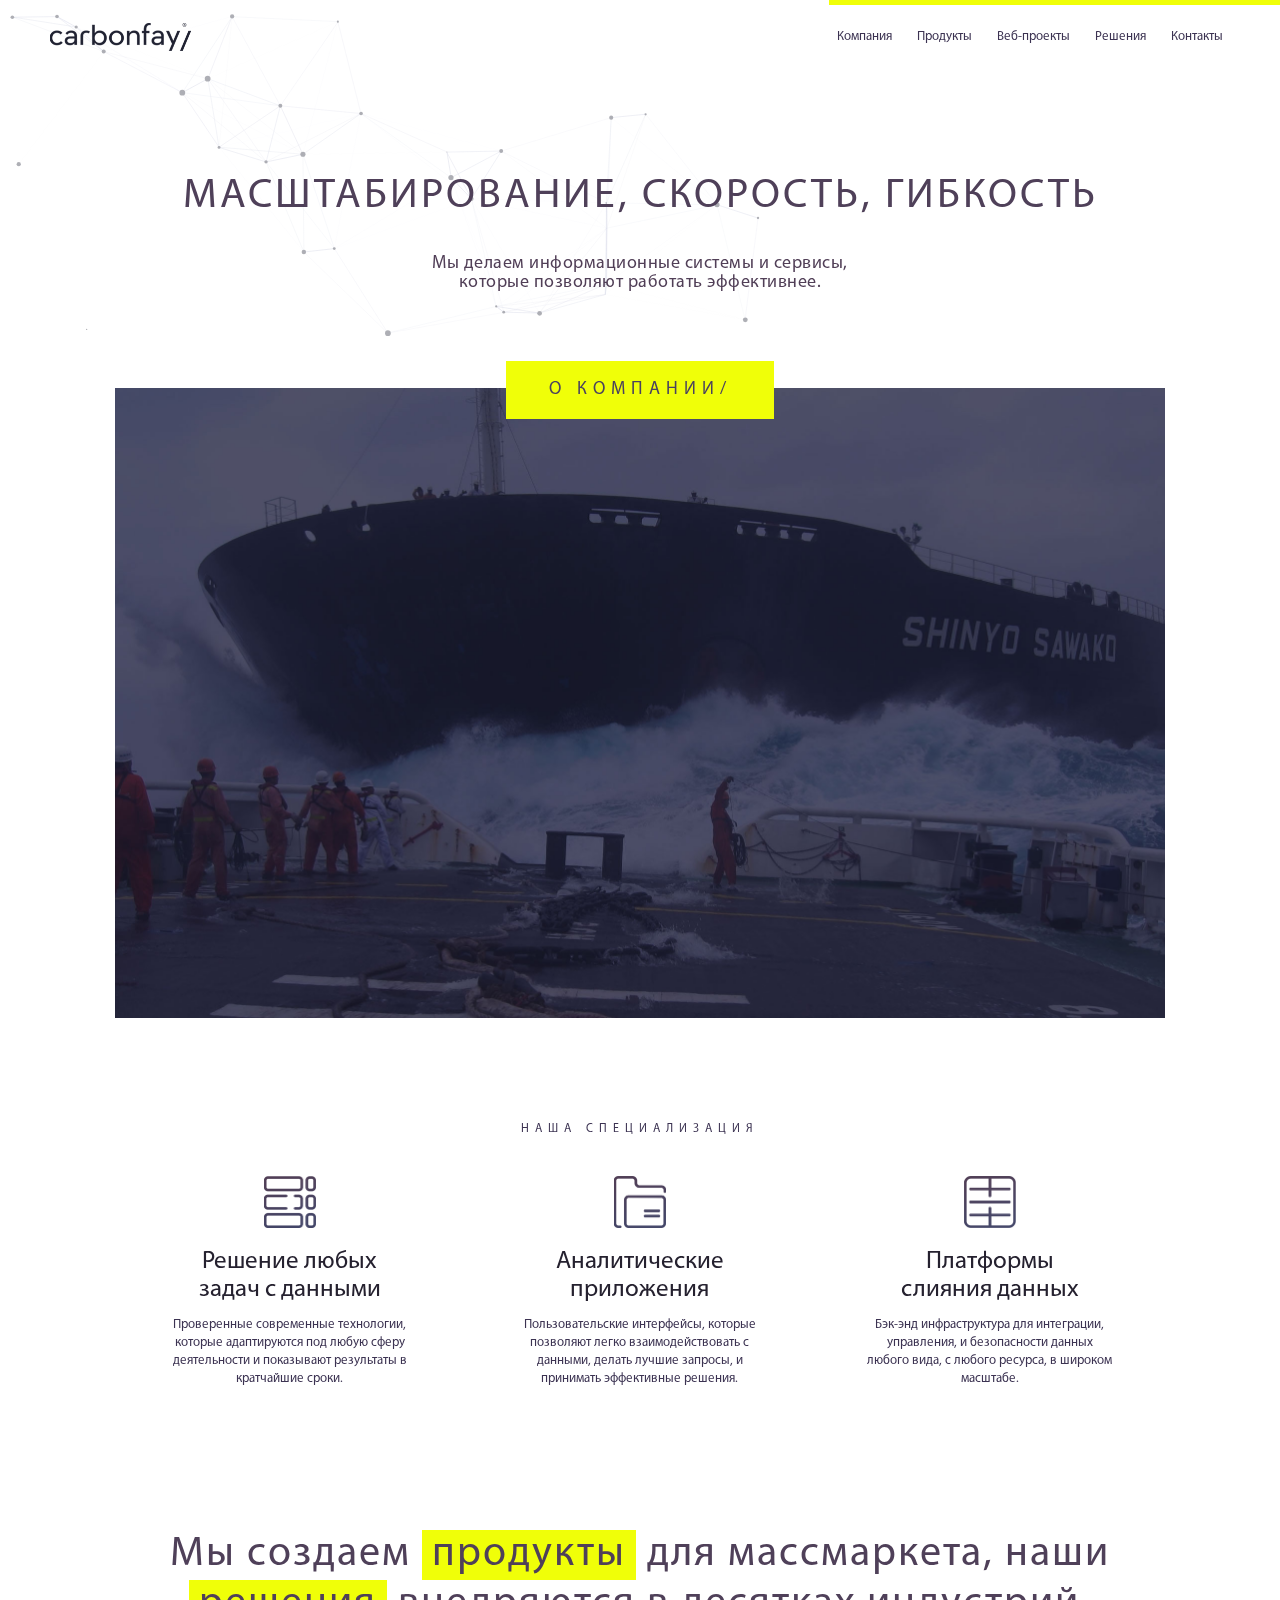
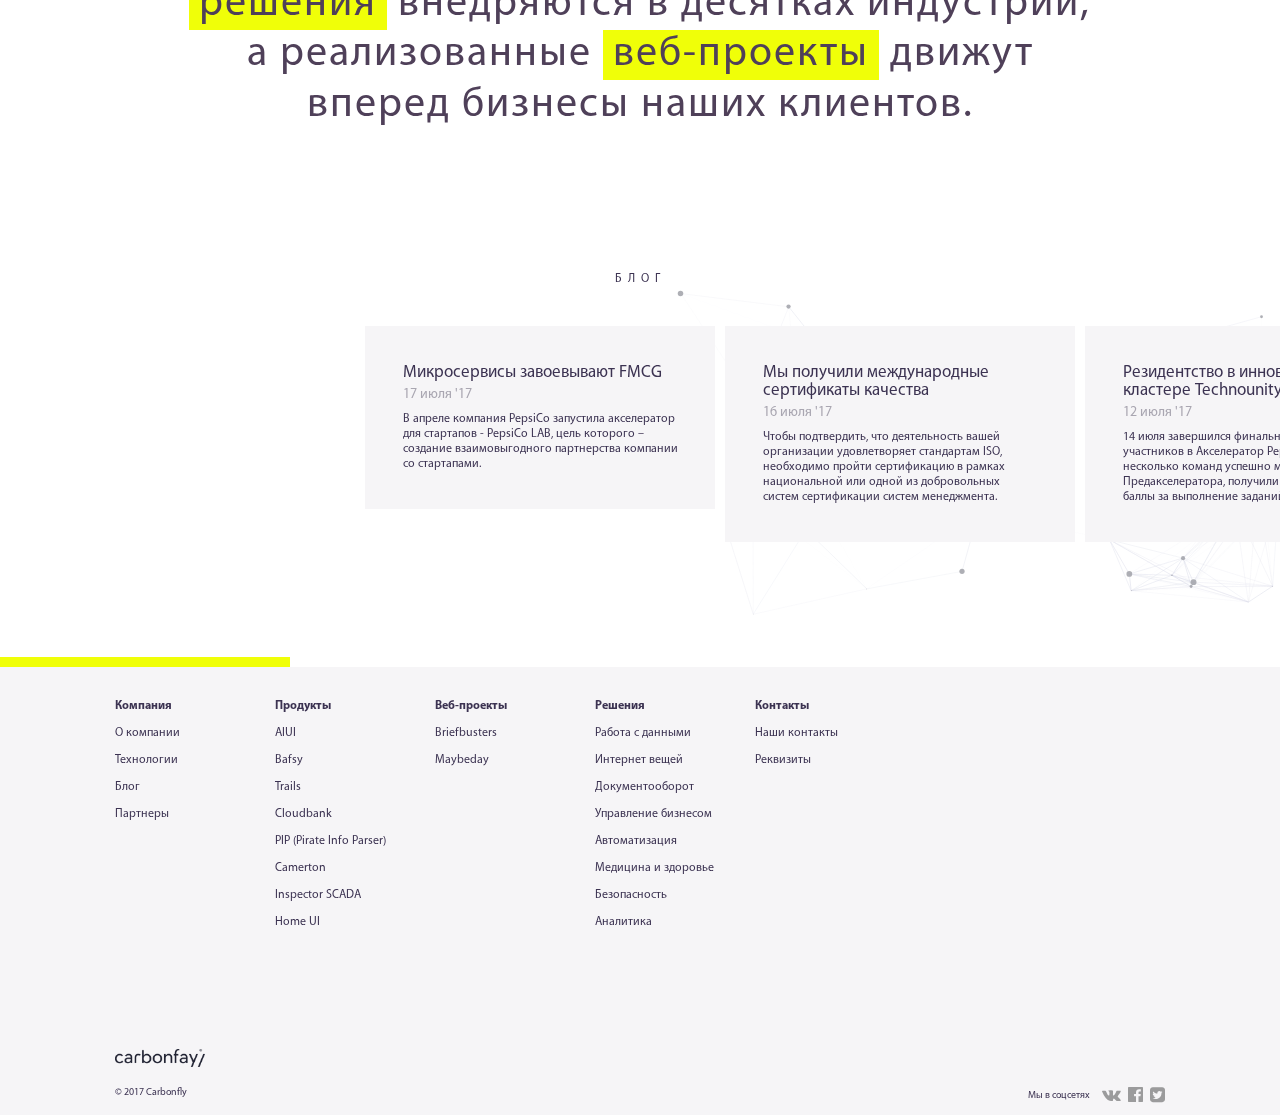
<file: index.html>
<!DOCTYPE html>
<html lang="ru">
	<head>
		<meta charset="utf-8">
		<meta name="format-detection" content="telephone=no"/>
		<meta name="viewport" content="width=device-width, initial-scale=1">
		<title></title>
		<link rel="stylesheet" href="css/all.css">
		<!--[if IE]><script src="https://cdnjs.cloudflare.com/ajax/libs/html5shiv/3.7.3/html5shiv.js"></script><![endif]-->
	</head>
	<body>
		<div id="wrapper">
			<header>
					<strong class="logo"><a href="#"></a></strong>
					<nav>
						<ul>
							<li><a href="#">Компания</a></li>
							<li><a href="#">Продукты</a></li>
							<li><a href="#">Веб-проекты</a></li>
							<li><a href="#">Решения</a></li>
							<li><a href="#">Контакты</a></li>
						</ul>
						<div class="burger_menu">
							<span></span>
						</div>
					</nav>
				<div id="particles-header-js"></div>
			</header>
			<main>
				<div class="center">
					<div class="slogan_wrapper">
						<h2>МАСШТАБИРОВАНИЕ, СКОРОСТЬ, ГИБКОСТЬ</h2>
						<p>Мы делаем информационные системы и сервисы,<br> которые позволяют работать эффективнее.</p>
						<div class="visual">
							<img src="images/index-bg.jpg" alt="image description">
							<div class="goto_btn"><a href="#">О компании/</a></div>
						</div>
					</div>
					<div class="specialization_wrapper">
						<div class="title_wrapper">НАША СПЕЦИАЛИЗАЦИЯ</div>
						<ul>
							<li>
								<div class="visual"><img src="images/icon-1.png" alt="image description"></div>
								<h3>Решение любых<br> задач с данными</h3>
								<p>Проверенные современные технологии, которые адаптируются под любую сферу деятельности и показывают результаты в кратчайшие сроки.</p>
							</li>
							<li>
								<div class="visual"><img src="images/icon-2.png" alt="image description"></div>
								<h3>Аналитические приложения</h3>
								<p>Пользовательские интерфейсы, которые позволяют легко взаимодействовать с данными, делать лучшие запросы, и принимать эффективные решения.</p>
							</li>
							<li>
								<div class="visual"><img src="images/icon-3.png" alt="image description"></div>
								<h3>Платформы<br> слияния данных</h3>
								<p>Бэк-энд инфраструктура для интеграции, управления, и безопасности данных любого вида, с любого ресурса, в широком масштабе.</p>
							</li>
						</ul>
					</div>
					<div class="index_info">
						<h2><span>Мы создаем </span> <a href="#">продукты</a> <span> для массмаркета, наши</span><br> <a href="#">решения</a> <span> внедряются в десятках индустрий,</span><br> <span>а реализованные </span> <a href="#">веб-проекты</a> <span>движут</span><br><span>вперед бизнесы наших клиентов.</span></h2>
					</div>
				</div>
				<div class="blog_carousel_wrapper">
						<div class="title_wrapper">Блог</div>
						<ul class="blog_carousel">
							<li>
								<a href="#">
									<span class="blog_carousel_title">Микросервисы завоевывают FMCG</span>
									<span class="time">17 июля '17</span>
									<span class="blog_carousel_text">В апреле компания PepsiCo запустила акселератор для стартапов - PepsiCo LAB, цель которого – создание взаимовыгодного партнерства компании со стартапами.</span>
								</a>
							</li>
							<li>
								<a href="#">
									<span class="blog_carousel_title">Мы получили международные сертификаты качества</span>
									<span class="time">16 июля '17</span>
									<span class="blog_carousel_text">Чтобы подтвердить, что деятельность вашей организации удовлетворяет стандартам ISO, необходимо пройти сертификацию в рамках национальной или одной из добровольных систем сертификации систем менеджмента.</span>
								</a>
							</li>
							<li>
								<a href="#">
									<span class="blog_carousel_title">Резидентство в инновационном кластере Technounity</span>
									<span class="time">12 июля '17</span>
									<span class="blog_carousel_text">14 июля завершился финальный этап отбора участников в Акселератор PepsiCo Tech LAB. Всего несколько команд успешно миновали все модули Предакселератора, получили наиболее высокие баллы за выполнение заданий,  и.</span>
								</a>
							</li>
							<li>
								<a href="#">
									<span class="blog_carousel_title">Мы получили международные сертификаты качества</span>
									<span class="time">16 июля '17</span>
									<span class="blog_carousel_text">Чтобы подтвердить, что деятельность вашей организации удовлетворяет стандартам ISO, необходимо пройти сертификацию в рамках национальной или одной из добровольных систем сертификации систем менеджмента.</span>
								</a>
							</li>
							<li>
								<a href="#">
									<span class="blog_carousel_title">Мы получили международные сертификаты качества</span>
									<span class="time">16 июля '17</span>
									<span class="blog_carousel_text">Чтобы подтвердить, что деятельность вашей организации удовлетворяет стандартам ISO, необходимо пройти сертификацию в рамках национальной или одной из добровольных систем сертификации систем менеджмента.</span>
								</a>
							</li>
						</ul>
						<div id="particles-js"></div>
					</div>
			</main>
			<footer>
				<div class="center">
					<nav>
						<ul>
							<li>
								<span>Компания</span>
								<ul>
									<li><a href="#">О компании</a></li>
									<li><a href="#">Технологии</a></li>
									<li><a href="#">Блог</a></li>
									<li><a href="#">Партнеры</a></li>
								</ul>
							</li>
							<li>
								<span>Продукты</span>
								<ul>
									<li><a href="#">AIUI</a></li>
									<li><a href="#">Bafsy</a></li>
									<li><a href="#">Trails</a></li>
									<li><a href="#">Cloudbank</a></li>
									<li><a href="#">PIP (Pirate Info Parser)</a></li>
									<li><a href="#">Camerton</a></li>
									<li><a href="#">Inspector SCADA</a></li>
									<li><a href="#">Home UI</a></li>
								</ul>
							</li>
							<li>
								<span>Веб-проекты</span>
								<ul>
									<li><a href="#">Briefbusters</a></li>
									<li><a href="#">Maybeday</a></li>
								</ul>
							</li>
							<li>
								<span>Решения</span>
								<ul>
									<li><a href="#">Работа с данными</a></li>
									<li><a href="#">Интернет вещей</a></li>
									<li><a href="#">Документооборот</a></li>
									<li><a href="#">Управление бизнесом</a></li>
									<li><a href="#">Автоматизация</a></li>
									<li><a href="#">Медицина и здоровье</a></li>
									<li><a href="#">Безопасность</a></li>
									<li><a href="#">Аналитика</a></li>
								</ul>
							</li>
							<li>
								<span>Контакты</span>
								<ul>
									<li><a href="#">Наши контакты</a></li>
									<li><a href="#">Реквизиты</a></li>
								</ul>
							</li>
						</ul>
					</nav>
					<div class="footer_logo"></div>
					<div class="soc_copy_holder">
						<div class="copy">&copy; 2017 Carbonfly</div>
						<div class="soc_block">
							<span>Мы в соцсетях</span>
							<ul class="soc_list">
								<li><a href="#"><i class="fa fa-vk" aria-hidden="true"></i></a></li>
								<li><a href="#"><i class="fa fa-facebook-official" aria-hidden="true"></i></a></li>
								<li><a href="#"><i class="fa fa-twitter-square" aria-hidden="true"></i></a></li>
							</ul>
						</div>
					</div>
				</div>
			</footer>
		</div>
		<script src="js/jquery-3.2.1.min.js"></script>
		<script src="js/slick.min.js"></script>
		<script src="js/jquery.matchHeight.js"></script>
		<script src="js/particles.min.js"></script>
		<script src="js/device.min.js"></script>
		<script src="js/jquery.main.js"></script>
	</body>
</html>
</file>
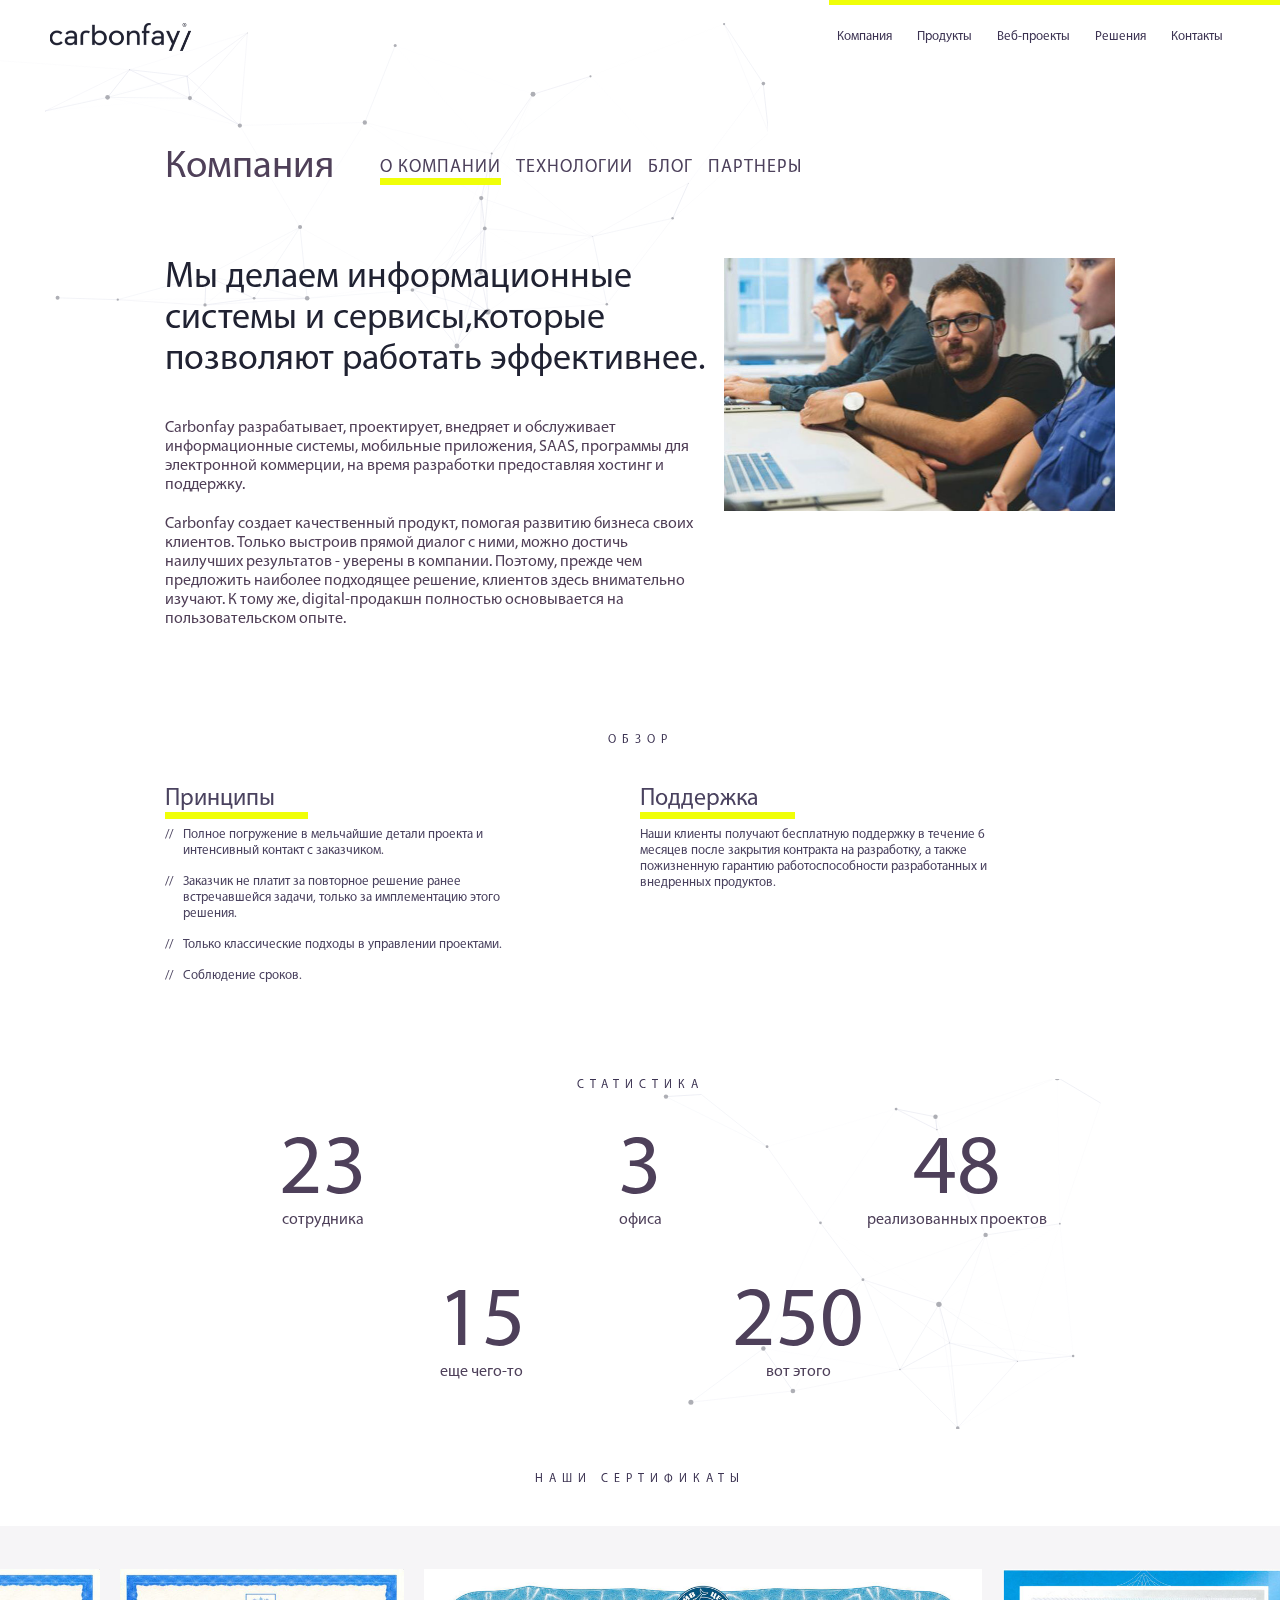
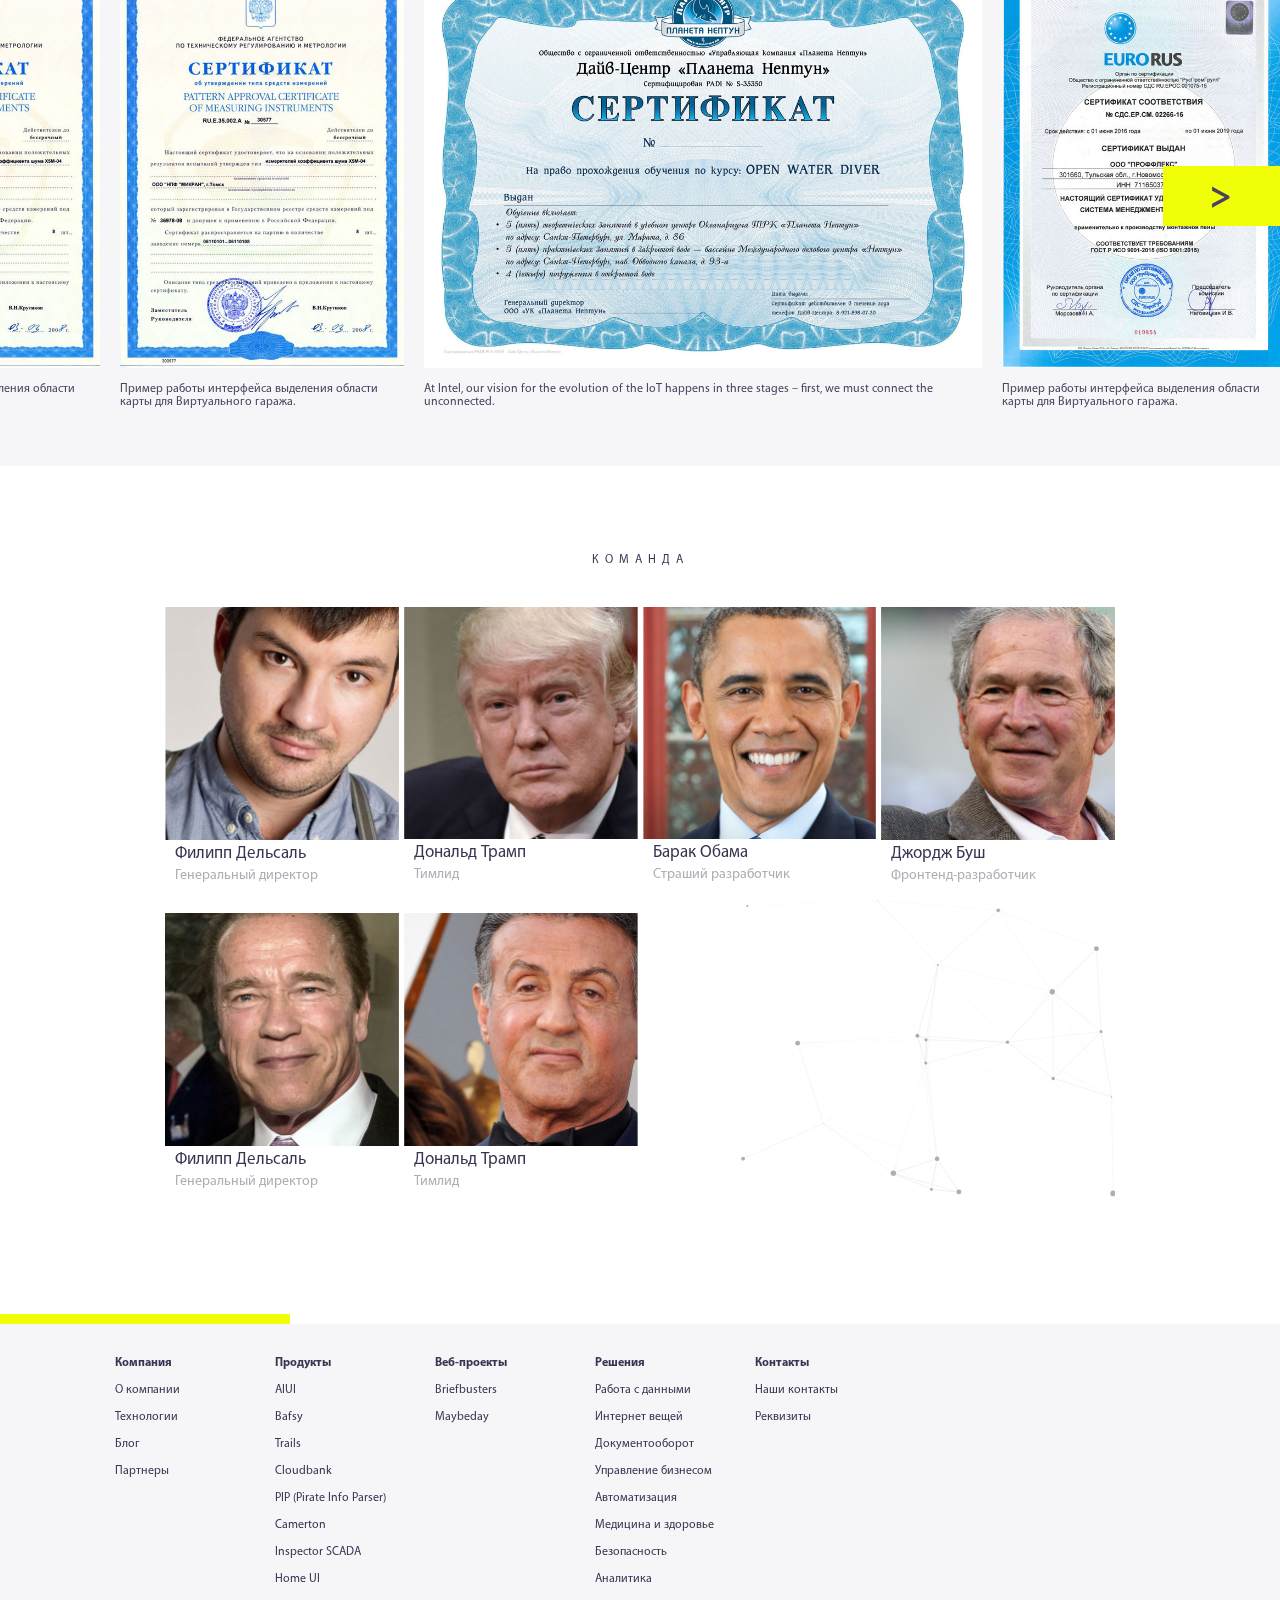
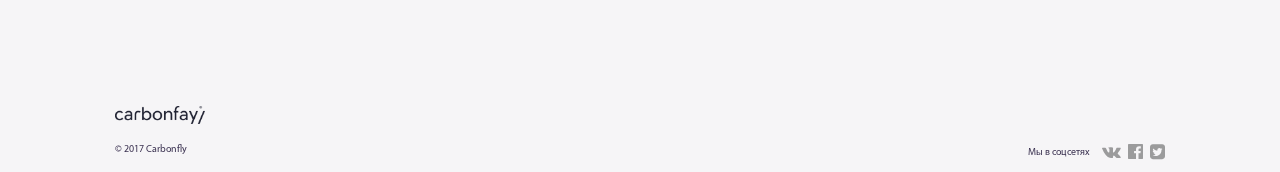
<file: company-about.html>
<!DOCTYPE html>
<html lang="ru">
	<head>
		<meta charset="utf-8">
		<meta name="format-detection" content="telephone=no"/>
		<meta name="viewport" content="width=device-width, initial-scale=1">
		<title></title>
		<link rel="stylesheet" href="css/all.css">
		<!--[if IE]><script src="https://cdnjs.cloudflare.com/ajax/libs/html5shiv/3.7.3/html5shiv.js"></script><![endif]-->
	</head>
	<body>
		<div id="wrapper">
			<header>
					<strong class="logo"><a href="#"></a></strong>
					<nav>
						<ul>
							<li><a href="#">Компания</a></li>
							<li><a href="#">Продукты</a></li>
							<li><a href="#">Веб-проекты</a></li>
							<li><a href="#">Решения</a></li>
							<li><a href="#">Контакты</a></li>
						</ul>
						<div class="burger_menu">
							<span></span>
						</div>
					</nav>
				<div id="particles-header-js"></div>
			</header>
			<main>
				<div class="center_2">
					<div class="inner_nav_wrapper">
						<h3>Компания</h3>
						<ul>
							<li class="active"><a href="#">О компании</a></li>
							<li><a href="#">Технологии</a></li>
							<li><a href="#">Блог</a></li>
							<li><a href="#">Партнеры</a></li>
						</ul>
					</div>
					<div class="info_block_wrapper">
						<div class="info_block_visual">
							<img src="images/img-1.jpg" alt="image description" width="783" height="505">
						</div>
						<div class="info_block_text">
							<strong>Мы делаем информационные системы и сервисы,которые позволяют работать эффективнее.</strong>
							<p>Carbonfay разрабатывает, проектирует, внедряет и обслуживает информационные системы, мобильные приложения, SAAS, программы для электронной коммерции, на время разработки предоставляя хостинг и поддержку.</p>
							<p>Carbonfay создает качественный продукт, помогая развитию бизнеса своих клиентов. Только выстроив прямой диалог с ними, можно достичь наилучших результатов - уверены в компании. Поэтому, прежде чем предложить наиболее подходящее решение, клиентов здесь внимательно изучают. К тому же, digital-продакшн полностью основывается на пользовательском опыте.</p>
						</div>
					</div>
					<div class="info_list_wrapper">
						<div class="title_wrapper">Обзор</div>
						<ul class="info_list">
							<li>
								<div class="info_list_block">
									<h4>Принципы</h4>
									<ul class="marker_list">
										<li>Полное погружение в мельчайшие детали проекта и интенсивный контакт с заказчиком.</li>
										<li>Заказчик не платит за повторное решение ранее встречавшейся задачи, только за имплементацию этого решения.</li>
										<li>Только классические подходы в управлении проектами.</li>
										<li>Соблюдение сроков.</li>
									</ul>
								</div>
							</li>
							<li>
								<div class="info_list_block">
									<h4>Поддержка</h4>
									<p>Наши клиенты получают бесплатную поддержку в течение 6 месяцев после закрытия контракта на разработку, а также пожизненную гарантию работоспособности разработанных и внедренных продуктов.</p>
								</div>
							</li>
						</ul>
					</div>
					<div class="statistic_wrapper">
						<div class="title_wrapper">Статистика</div>
						<ul class="statistic_list">
							<li>
								<div class="count">23</div>
								<p>сотрудника</p>
							</li>
							<li>
								<div class="count">3</div>
								<p>офиса</p>
							</li>
							<li>
								<div class="count">48</div>
								<p>реализованных проектов</p>
							</li>
							<li>
								<div class="count">15</div>
								<p>еще чего-то</p>
							</li>
							<li>
								<div class="count">250</div>
								<p>вот этого</p>
							</li>
						</ul>
						<div id="particles-js"></div>
					</div>
				</div>
				<div class="sertificate_carousel_wrapper">
					<div class="title_wrapper">Наши сертификаты</div>
					<div class="sertificate_carousel_holder">
						<ul class="sertificate_carousel">
							<li>
								<div class="visual"><img src="images/sertificate-1.jpg" alt="image description"></div>
								<p>Пример работы интерфейса выделения области карты для Виртуального гаража.</p>
							</li>
							<li>
								<div class="visual"><img src="images/sertificate-2.jpg" alt="image description"></div>
								<p>At Intel, our vision for the evolution of the IoT happens in three stages – first, we must connect the unconnected.</p>
							</li>
							<li>
								<div class="visual"><img src="images/sertificate-3.jpg" alt="image description"></div>
								<p>Пример работы интерфейса выделения области карты для Виртуального гаража.</p>
							</li>
							<li>
								<div class="visual"><img src="images/sertificate-1.jpg" alt="image description"></div>
								<p>Пример работы интерфейса выделения области карты для Виртуального гаража.</p>
							</li>
						</ul>
					</div>
				</div>
				<div class="center_2">
					<div class="command_wrapper">
						<div class="title_wrapper">Команда</div>
						<ul>
							<li>
								<div class="visual"><img src="images/command-1.jpg" alt="image description"></div>
								<div class="name">Филипп Дельсаль</div>
								<p>Генеральный директор</p>
							</li>
							<li>
								<div class="visual"><img src="images/command-2.jpg" alt="image description"></div>
								<div class="name">Дональд Трамп</div>
								<p>Тимлид</p>
							</li>
							<li>
								<div class="visual"><img src="images/command-3.jpg" alt="image description"></div>
								<div class="name">Барак Обама</div>
								<p>Страший разработчик</p>
							</li>
							<li>
								<div class="visual"><img src="images/command-4.jpg" alt="image description"></div>
								<div class="name">Джордж Буш</div>
								<p>Фронтенд-разработчик</p>
							</li>
							<li>
								<div class="visual"><img src="images/command-5.jpg" alt="image description"></div>
								<div class="name">Филипп Дельсаль</div>
								<p>Генеральный директор</p>
							</li>
							<li>
								<div class="visual"><img src="images/command-6.jpg" alt="image description"></div>
								<div class="name">Дональд Трамп</div>
								<p>Тимлид</p>
							</li>
						</ul>
						<div id="particles-js-2"></div>
					</div>
				</div>
			</main>
			<footer>
				<div class="center">
					<nav>
						<ul>
							<li>
								<span>Компания</span>
								<ul>
									<li><a href="#">О компании</a></li>
									<li><a href="#">Технологии</a></li>
									<li><a href="#">Блог</a></li>
									<li><a href="#">Партнеры</a></li>
								</ul>
							</li>
							<li>
								<span>Продукты</span>
								<ul>
									<li><a href="#">AIUI</a></li>
									<li><a href="#">Bafsy</a></li>
									<li><a href="#">Trails</a></li>
									<li><a href="#">Cloudbank</a></li>
									<li><a href="#">PIP (Pirate Info Parser)</a></li>
									<li><a href="#">Camerton</a></li>
									<li><a href="#">Inspector SCADA</a></li>
									<li><a href="#">Home UI</a></li>
								</ul>
							</li>
							<li>
								<span>Веб-проекты</span>
								<ul>
									<li><a href="#">Briefbusters</a></li>
									<li><a href="#">Maybeday</a></li>
								</ul>
							</li>
							<li>
								<span>Решения</span>
								<ul>
									<li><a href="#">Работа с данными</a></li>
									<li><a href="#">Интернет вещей</a></li>
									<li><a href="#">Документооборот</a></li>
									<li><a href="#">Управление бизнесом</a></li>
									<li><a href="#">Автоматизация</a></li>
									<li><a href="#">Медицина и здоровье</a></li>
									<li><a href="#">Безопасность</a></li>
									<li><a href="#">Аналитика</a></li>
								</ul>
							</li>
							<li>
								<span>Контакты</span>
								<ul>
									<li><a href="#">Наши контакты</a></li>
									<li><a href="#">Реквизиты</a></li>
								</ul>
							</li>
						</ul>
					</nav>
					<div class="footer_logo"></div>
					<div class="soc_copy_holder">
						<div class="copy">&copy; 2017 Carbonfly</div>
						<div class="soc_block">
							<span>Мы в соцсетях</span>
							<ul class="soc_list">
								<li><a href="#"><i class="fa fa-vk" aria-hidden="true"></i></a></li>
								<li><a href="#"><i class="fa fa-facebook-official" aria-hidden="true"></i></a></li>
								<li><a href="#"><i class="fa fa-twitter-square" aria-hidden="true"></i></a></li>
							</ul>
						</div>
					</div>
				</div>
			</footer>
		</div>
		<script src="js/jquery-3.2.1.min.js"></script>
		<script src="js/slick.min.js"></script>
		<script src="js/jquery.matchHeight.js"></script>
		<script src="js/particles.min.js"></script>
		<script src="js/device.min.js"></script>
		<script src="js/jquery.main.js"></script>
	</body>
</html>
</file>
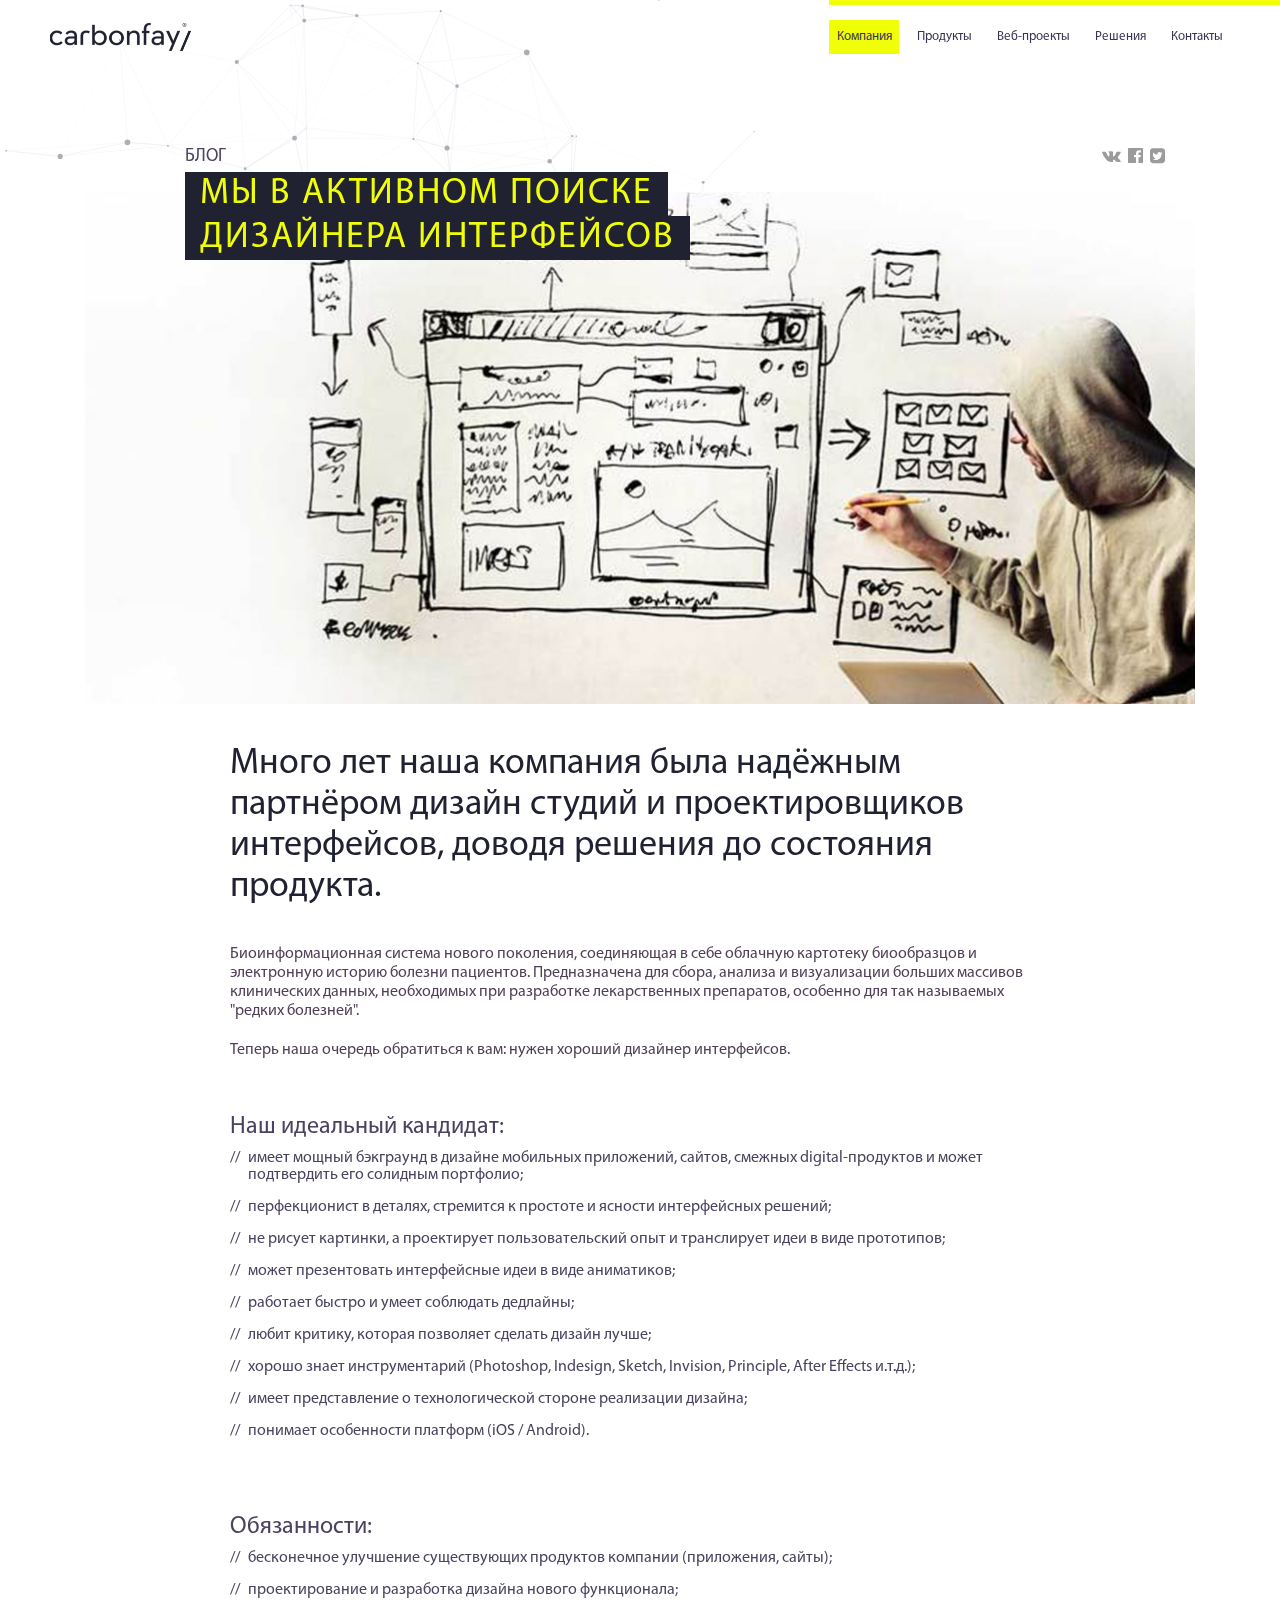
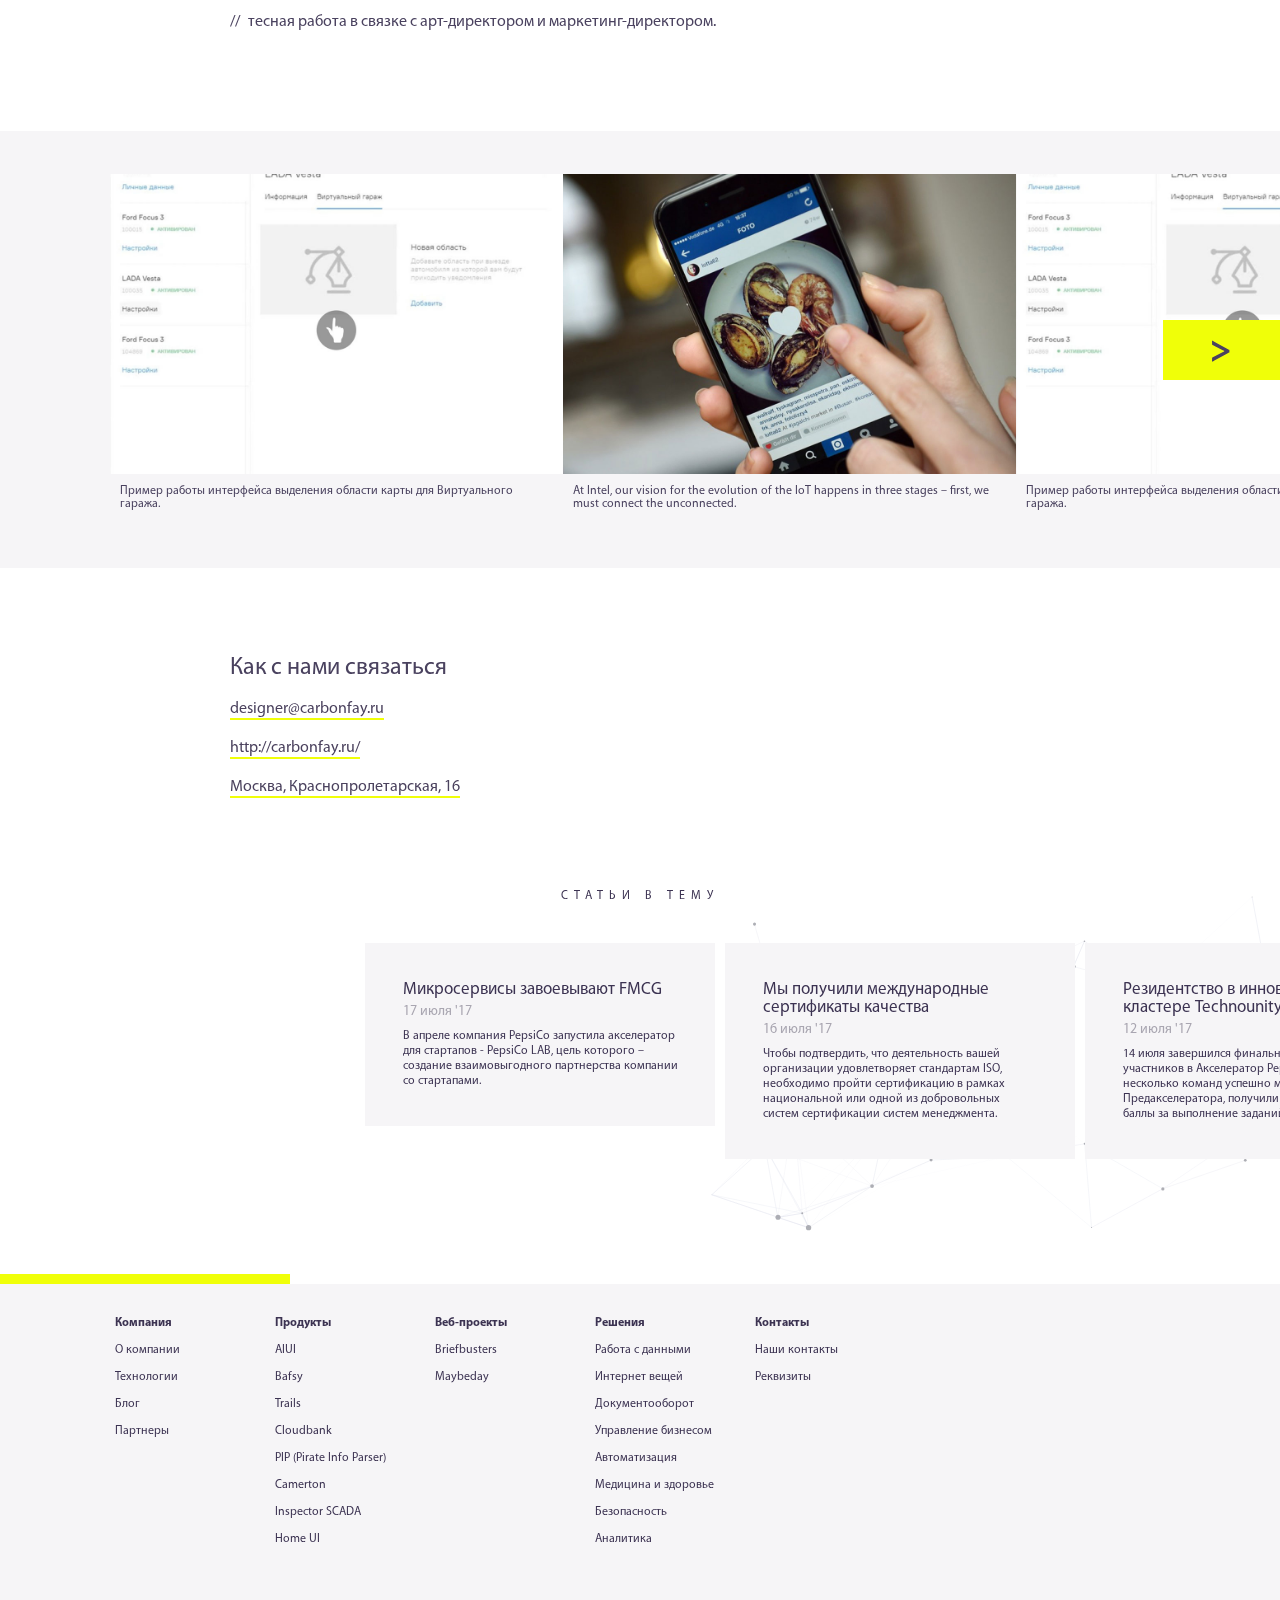
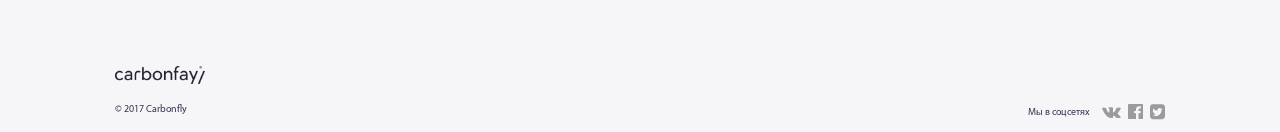
<file: company-blog-acticle.html>
<!DOCTYPE html>
<html lang="ru">
	<head>
		<meta charset="utf-8">
		<meta name="format-detection" content="telephone=no"/>
		<meta name="viewport" content="width=device-width, initial-scale=1">
		<title></title>
		<link rel="stylesheet" href="css/all.css">
		<!--[if IE]><script src="https://cdnjs.cloudflare.com/ajax/libs/html5shiv/3.7.3/html5shiv.js"></script><![endif]-->
	</head>
	<body>
		<div id="wrapper">
			<header>
					<strong class="logo"><a href="#"></a></strong>
					<nav>
						<ul>
							<li class="active"><a href="#">Компания</a></li>
							<li><a href="#">Продукты</a></li>
							<li><a href="#">Веб-проекты</a></li>
							<li><a href="#">Решения</a></li>
							<li><a href="#">Контакты</a></li>
						</ul>
						<div class="burger_menu">
							<span></span>
						</div>
					</nav>
				<div id="particles-header-js"></div>
			</header>
			<main>
				<div class="center">
					<div class="lowpage_title_wrapper">
						<div class="low_page_type">Блог</div>
						<ul class="soc_list">
							<li><a href="#"><i class="fa fa-vk" aria-hidden="true"></i></a></li>
							<li><a href="#"><i class="fa fa-facebook-official" aria-hidden="true"></i></a></li>
							<li><a href="#"><i class="fa fa-twitter-square" aria-hidden="true"></i></a></li>
						</ul>
						<div class="visual">
							<div class="low_page_title">
								<span>Мы в активном поиске</span><br>
								<span>дизайнера интерфейсов</span>
							</div>
							<img src="images/blog-afticle-img-1.jpg" alt="image description">
						</div>
					</div>
				</div>
				<div class="center_3">
					<div class="info_block_wrapper">
						<div class="info_block_text">
							<strong>Много лет наша компания была надёжным партнёром дизайн студий и проектировщиков интерфейсов, доводя решения до состояния продукта.</strong>
							<p>Биоинформационная система нового поколения, соединяющая в себе облачную картотеку биообразцов и электронную историю болезни пациентов. Предназначена для сбора, анализа и визуализации больших массивов клинических данных, необходимых при разработке лекарственных препаратов, особенно для так называемых "редких болезней".</p>
							<p>Теперь наша очередь обратиться к вам: нужен хороший дизайнер интерфейсов.</p>
						</div>
						<div class="blog_article_holder">
							<h4>Наш идеальный кандидат:</h4>
							<ul class="marker_list">
								<li>имеет мощный бэкграунд в дизайне мобильных приложений, сайтов, смежных digital-продуктов и может подтвердить его солидным портфолио;</li>
								<li>перфекционист в деталях, стремится к простоте и ясности интерфейсных решений;</li>
								<li>не рисует картинки, а проектирует пользовательский опыт и транслирует идеи в виде прототипов;</li>
								<li>может презентовать интерфейсные идеи в виде аниматиков;</li>
								<li>работает быстро и умеет соблюдать дедлайны;</li>
								<li>любит критику, которая позволяет сделать дизайн лучше;</li>
								<li>хорошо знает инструментарий (Photoshop, Indesign, Sketch, Invision, Principle, After Effects и.т.д.);</li>
								<li>имеет представление о технологической стороне реализации дизайна;</li>
								<li>понимает особенности платформ (iOS / Android).</li>
							</ul>
						</div>
						<div class="blog_article_holder">
							<h4>Обязанности:</h4>
							<ul class="marker_list">
								<li>бесконечное улучшение существующих продуктов компании (приложения, сайты);</li>
								<li>проектирование и разработка дизайна нового функционала;</li>
								<li>тесная работа в связке с арт-директором и маркетинг-директором.</li>
							</ul>
						</div>
					</div>
				</div>
				<div class="carousel_wrapper">
					<div class="carousel_holder">
						<ul class="carousel">
							<li>
								<div class="visual"><img src="images/blog-article-carousel-1.jpg" alt="image description"></div>
								<p>Пример работы интерфейса выделения области карты для Виртуального гаража.</p>
							</li>
							<li>
								<div class="visual"><img src="images/blog-article-carousel-2.jpg" alt="image description"></div>
								<p>At Intel, our vision for the evolution of the IoT happens in three stages – first, we must connect the unconnected.</p>
							</li>
							<li>
								<div class="visual"><img src="images/blog-article-carousel-1.jpg" alt="image description"></div>
								<p>Пример работы интерфейса выделения области карты для Виртуального гаража.</p>
							</li>
							<li>
								<div class="visual"><img src="images/blog-article-carousel-1.jpg" alt="image description"></div>
								<p>Пример работы интерфейса выделения области карты для Виртуального гаража.</p>
							</li>
						</ul>
					</div>
				</div>
				<div class="center_3">
					<div class="contacts_block">
						<h4>Как с нами связаться</h4>
						<ul>
							<li><a href="#"><span>designer@carbonfay.ru</span></a></li>
							<li><a href="#"><span>http://carbonfay.ru/</span></a></li>
							<li><a href="#"><span>Москва, Краснопролетарская, 16</span></a></li>
						</ul>
					</div>
				</div>
				<div class="blog_carousel_wrapper">
					<div class="title_wrapper">Статьи в тему</div>
					<ul class="blog_carousel">
						<li>
							<a href="#">
								<span class="blog_carousel_title">Микросервисы завоевывают FMCG</span>
								<span class="time">17 июля '17</span>
								<span class="blog_carousel_text">В апреле компания PepsiCo запустила акселератор для стартапов - PepsiCo LAB, цель которого – создание взаимовыгодного партнерства компании со стартапами.</span>
							</a>
						</li>
						<li>
							<a href="#">
								<span class="blog_carousel_title">Мы получили международные сертификаты качества</span>
								<span class="time">16 июля '17</span>
								<span class="blog_carousel_text">Чтобы подтвердить, что деятельность вашей организации удовлетворяет стандартам ISO, необходимо пройти сертификацию в рамках национальной или одной из добровольных систем сертификации систем менеджмента.</span>
							</a>
						</li>
						<li>
							<a href="#">
								<span class="blog_carousel_title">Резидентство в инновационном кластере Technounity</span>
								<span class="time">12 июля '17</span>
								<span class="blog_carousel_text">14 июля завершился финальный этап отбора участников в Акселератор PepsiCo Tech LAB. Всего несколько команд успешно миновали все модули Предакселератора, получили наиболее высокие баллы за выполнение заданий,  и.</span>
							</a>
						</li>
						<li>
							<a href="#">
								<span class="blog_carousel_title">Мы получили международные сертификаты качества</span>
								<span class="time">16 июля '17</span>
								<span class="blog_carousel_text">Чтобы подтвердить, что деятельность вашей организации удовлетворяет стандартам ISO, необходимо пройти сертификацию в рамках национальной или одной из добровольных систем сертификации систем менеджмента.</span>
							</a>
						</li>
						<li>
							<a href="#">
								<span class="blog_carousel_title">Мы получили международные сертификаты качества</span>
								<span class="time">16 июля '17</span>
								<span class="blog_carousel_text">Чтобы подтвердить, что деятельность вашей организации удовлетворяет стандартам ISO, необходимо пройти сертификацию в рамках национальной или одной из добровольных систем сертификации систем менеджмента.</span>
							</a>
						</li>
					</ul>
					<div id="particles-js"></div>
				</div>
			</main>
			<footer>
				<div class="center">
					<nav>
						<ul>
							<li>
								<span>Компания</span>
								<ul>
									<li><a href="#">О компании</a></li>
									<li><a href="#">Технологии</a></li>
									<li><a href="#">Блог</a></li>
									<li><a href="#">Партнеры</a></li>
								</ul>
							</li>
							<li>
								<span>Продукты</span>
								<ul>
									<li><a href="#">AIUI</a></li>
									<li><a href="#">Bafsy</a></li>
									<li><a href="#">Trails</a></li>
									<li><a href="#">Cloudbank</a></li>
									<li><a href="#">PIP (Pirate Info Parser)</a></li>
									<li><a href="#">Camerton</a></li>
									<li><a href="#">Inspector SCADA</a></li>
									<li><a href="#">Home UI</a></li>
								</ul>
							</li>
							<li>
								<span>Веб-проекты</span>
								<ul>
									<li><a href="#">Briefbusters</a></li>
									<li><a href="#">Maybeday</a></li>
								</ul>
							</li>
							<li>
								<span>Решения</span>
								<ul>
									<li><a href="#">Работа с данными</a></li>
									<li><a href="#">Интернет вещей</a></li>
									<li><a href="#">Документооборот</a></li>
									<li><a href="#">Управление бизнесом</a></li>
									<li><a href="#">Автоматизация</a></li>
									<li><a href="#">Медицина и здоровье</a></li>
									<li><a href="#">Безопасность</a></li>
									<li><a href="#">Аналитика</a></li>
								</ul>
							</li>
							<li>
								<span>Контакты</span>
								<ul>
									<li><a href="#">Наши контакты</a></li>
									<li><a href="#">Реквизиты</a></li>
								</ul>
							</li>
						</ul>
					</nav>
					<div class="footer_logo"></div>
					<div class="soc_copy_holder">
						<div class="copy">&copy; 2017 Carbonfly</div>
						<div class="soc_block">
							<span>Мы в соцсетях</span>
							<ul class="soc_list">
								<li><a href="#"><i class="fa fa-vk" aria-hidden="true"></i></a></li>
								<li><a href="#"><i class="fa fa-facebook-official" aria-hidden="true"></i></a></li>
								<li><a href="#"><i class="fa fa-twitter-square" aria-hidden="true"></i></a></li>
							</ul>
						</div>
					</div>
				</div>
			</footer>
		</div>
		<script src="js/jquery-3.2.1.min.js"></script>
		<script src="js/slick.min.js"></script>
		<script src="js/jquery.matchHeight.js"></script>
		<script src="js/particles.min.js"></script>
		<script src="js/device.min.js"></script>
		<script src="js/jquery.main.js"></script>
	</body>
</html>
</file>
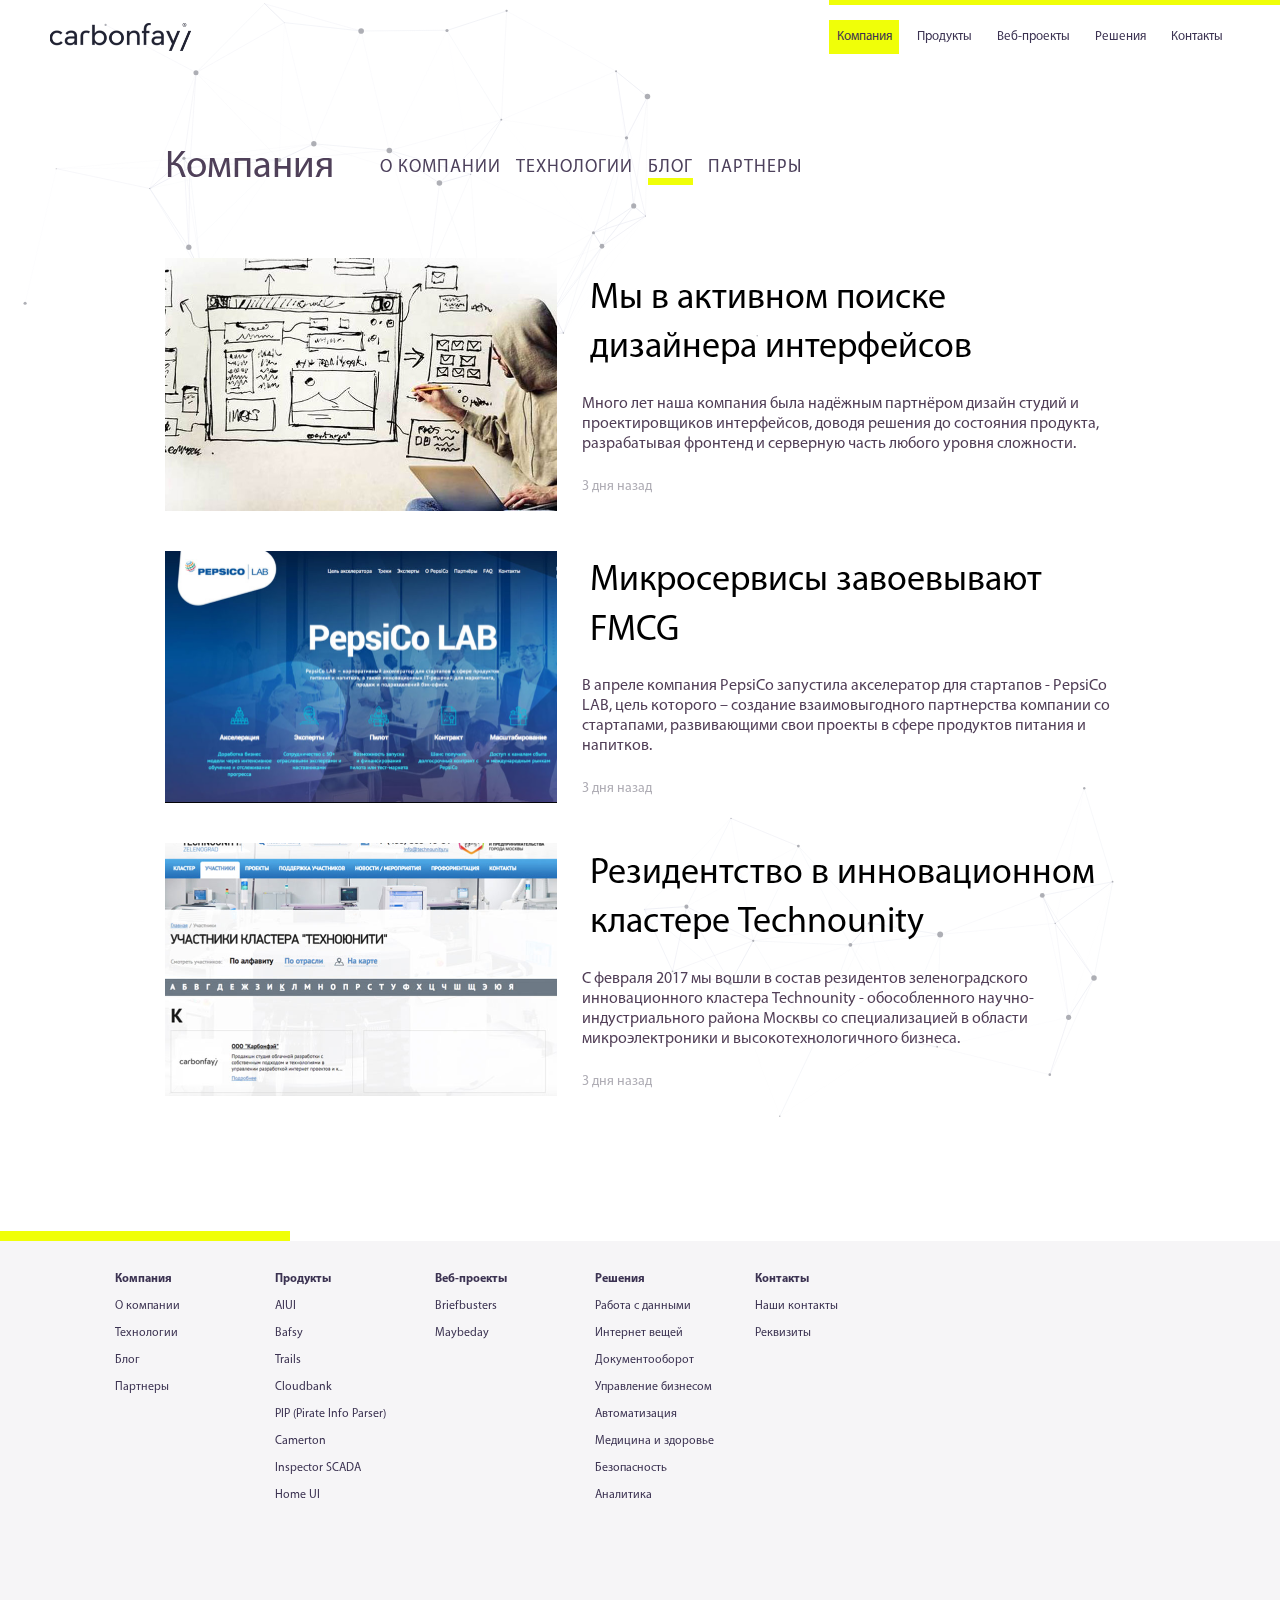
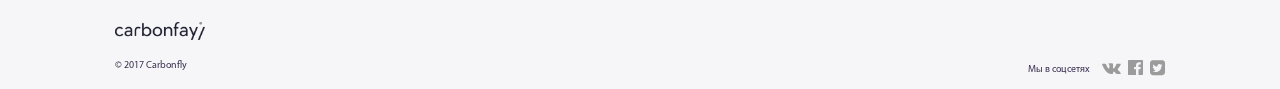
<file: company-blog.html>
<!DOCTYPE html>
<html lang="ru">
	<head>
		<meta charset="utf-8">
		<meta name="format-detection" content="telephone=no"/>
		<meta name="viewport" content="width=device-width, initial-scale=1">
		<title></title>
		<link rel="stylesheet" href="css/all.css">
		<!--[if IE]><script src="https://cdnjs.cloudflare.com/ajax/libs/html5shiv/3.7.3/html5shiv.js"></script><![endif]-->
	</head>
	<body>
		<div id="wrapper">
			<header>
					<strong class="logo"><a href="#"></a></strong>
					<nav>
						<ul>
							<li class="active"><a href="#">Компания</a></li>
							<li><a href="#">Продукты</a></li>
							<li><a href="#">Веб-проекты</a></li>
							<li><a href="#">Решения</a></li>
							<li><a href="#">Контакты</a></li>
						</ul>
						<div class="burger_menu">
							<span></span>
						</div>
					</nav>
				
				<div id="particles-header-js"></div>
			</header>
			<main>
				<div class="center_2">
					<div class="inner_nav_wrapper">
						<h3>Компания</h3>
						<ul>
							<li><a href="#">О компании</a></li>
							<li><a href="#">Технологии</a></li>
							<li class="active"><a href="#">Блог</a></li>
							<li><a href="#">Партнеры</a></li>
						</ul>
					</div>
					<div class="blog_list_wrapper">
						<ul>
							<li>
								<a href="#" class="visual"><img src="images/blog-img-1.jpg" alt="image description" width="783" height="505"></a>
								<div class="blog_list_text">
									<a href="#"><span>Мы в активном поиске дизайнера интерфейсов</span></a>
									<p>Много лет наша компания была надёжным партнёром дизайн студий и проектировщиков интерфейсов, доводя решения до состояния продукта, разрабатывая фронтенд и серверную часть любого уровня сложности.</p>
									<time>3 дня назад</time>
								</div>
							</li>
							<li>
								<a href="#" class="visual"><img src="images/blog-img-2.jpg" alt="image description" width="783" height="505"></a>
								<div class="blog_list_text">
									<a href="#"><span>Микросервисы завоевывают FMCG</span></a>
									<p>В апреле компания PepsiCo запустила акселератор для стартапов - PepsiCo LAB, цель которого – создание взаимовыгодного партнерства компании со стартапами, развивающими свои проекты в сфере продуктов питания и напитков.</p>
									<time>3 дня назад</time>
								</div>
							</li>
							<li>
								<a href="#" class="visual"><img src="images/blog-img-3.jpg" alt="image description" width="783" height="505"></a>
								<div class="blog_list_text">
									<a href="#"><span>Резидентство в инновационном кластере Technounity</span></a>
									<p>C февраля 2017 мы вошли в состав резидентов зеленоградского инновационного кластера Technounity - обособленного научно-индустриального района Москвы со специализацией в области микроэлектроники и высокотехнологичного бизнеса.</p>
									<time>3 дня назад</time>
								</div>
							</li>
						</ul>
						<div id="particles-js-2"></div>
					</div>
				</div>
			</main>
			<footer>
				<div class="center">
					<nav>
						<ul>
							<li>
								<span>Компания</span>
								<ul>
									<li><a href="#">О компании</a></li>
									<li><a href="#">Технологии</a></li>
									<li><a href="#">Блог</a></li>
									<li><a href="#">Партнеры</a></li>
								</ul>
							</li>
							<li>
								<span>Продукты</span>
								<ul>
									<li><a href="#">AIUI</a></li>
									<li><a href="#">Bafsy</a></li>
									<li><a href="#">Trails</a></li>
									<li><a href="#">Cloudbank</a></li>
									<li><a href="#">PIP (Pirate Info Parser)</a></li>
									<li><a href="#">Camerton</a></li>
									<li><a href="#">Inspector SCADA</a></li>
									<li><a href="#">Home UI</a></li>
								</ul>
							</li>
							<li>
								<span>Веб-проекты</span>
								<ul>
									<li><a href="#">Briefbusters</a></li>
									<li><a href="#">Maybeday</a></li>
								</ul>
							</li>
							<li>
								<span>Решения</span>
								<ul>
									<li><a href="#">Работа с данными</a></li>
									<li><a href="#">Интернет вещей</a></li>
									<li><a href="#">Документооборот</a></li>
									<li><a href="#">Управление бизнесом</a></li>
									<li><a href="#">Автоматизация</a></li>
									<li><a href="#">Медицина и здоровье</a></li>
									<li><a href="#">Безопасность</a></li>
									<li><a href="#">Аналитика</a></li>
								</ul>
							</li>
							<li>
								<span>Контакты</span>
								<ul>
									<li><a href="#">Наши контакты</a></li>
									<li><a href="#">Реквизиты</a></li>
								</ul>
							</li>
						</ul>
					</nav>
					<div class="footer_logo"></div>
					<div class="soc_copy_holder">
						<div class="copy">&copy; 2017 Carbonfly</div>
						<div class="soc_block">
							<span>Мы в соцсетях</span>
							<ul class="soc_list">
								<li><a href="#"><i class="fa fa-vk" aria-hidden="true"></i></a></li>
								<li><a href="#"><i class="fa fa-facebook-official" aria-hidden="true"></i></a></li>
								<li><a href="#"><i class="fa fa-twitter-square" aria-hidden="true"></i></a></li>
							</ul>
						</div>
					</div>
				</div>
			</footer>
		</div>
		<script src="js/jquery-3.2.1.min.js"></script>
		<script src="js/slick.min.js"></script>
		<script src="js/jquery.matchHeight.js"></script>
		<script src="js/particles.min.js"></script>
		<script src="js/device.min.js"></script>
		<script src="js/jquery.main.js"></script>
	</body>
</html>
</file>
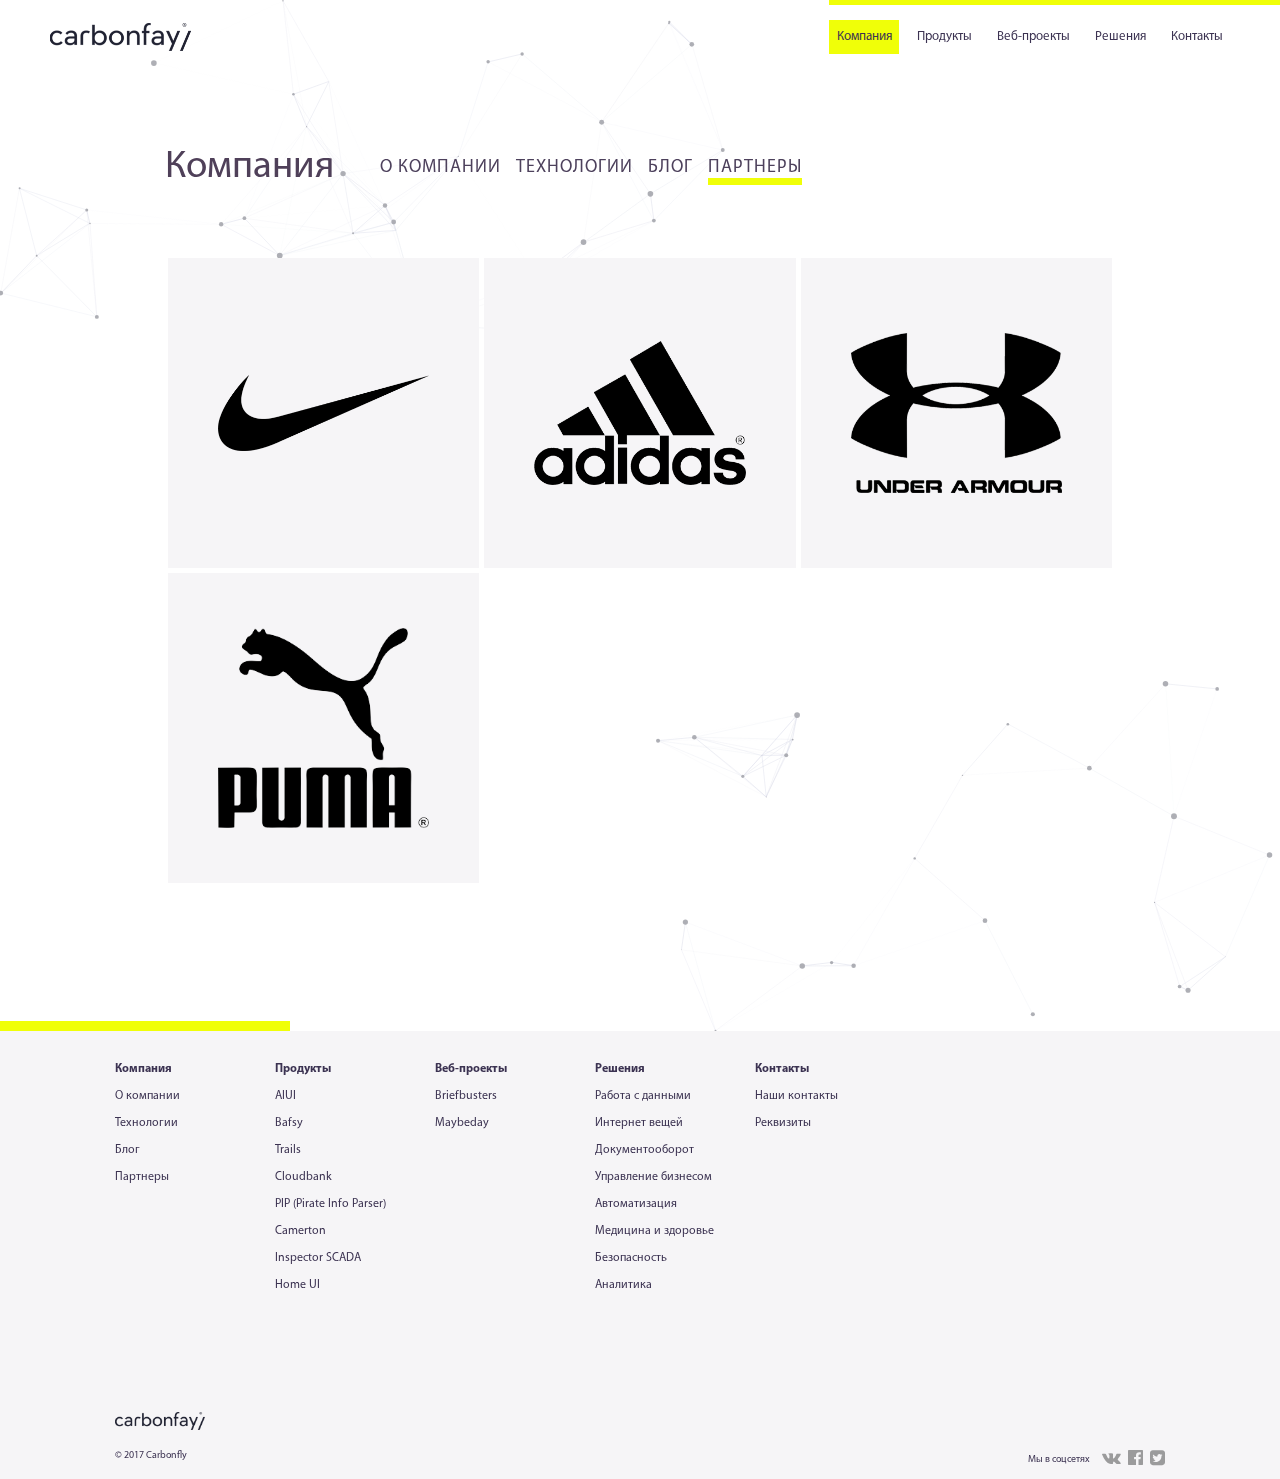
<file: company-partners.html>
<!DOCTYPE html>
<html lang="ru">
	<head>
		<meta charset="utf-8">
		<meta name="format-detection" content="telephone=no"/>
		<meta name="viewport" content="width=device-width, initial-scale=1">
		<title></title>
		<link rel="stylesheet" href="css/all.css">
		<!--[if IE]><script src="https://cdnjs.cloudflare.com/ajax/libs/html5shiv/3.7.3/html5shiv.js"></script><![endif]-->
	</head>
	<body>
		<div id="wrapper">
			<header>
					<strong class="logo"><a href="#"></a></strong>
					<nav>
						<ul>
							<li class="active"><a href="#">Компания</a></li>
							<li><a href="#">Продукты</a></li>
							<li><a href="#">Веб-проекты</a></li>
							<li><a href="#">Решения</a></li>
							<li><a href="#">Контакты</a></li>
						</ul>
						<div class="burger_menu">
							<span></span>
						</div>
					</nav>
				
				<div id="particles-header-js"></div>
			</header>
			<main>
				<div class="center_2">
					<div class="inner_nav_wrapper">
						<h3>Компания</h3>
						<ul>
							<li><a href="#">О компании</a></li>
							<li><a href="#">Технологии</a></li>
							<li><a href="#">Блог</a></li>
							<li class="active"><a href="#">Партнеры</a></li>
						</ul>
					</div>
					<ul class="parnters_list">
						<li>
							<div class="visual">
								<img src="images/parnters-1.png" alt="image description">
							</div>
						</li>
						<li>
							<div class="visual">
								<img src="images/parnters-2.png" alt="image description">
							</div>
						</li>
						<li>
							<div class="visual">
								<img src="images/parnters-3.png" alt="image description">
							</div>
						</li>
						<li>
							<div class="visual">
								<img src="images/parnters-4.png" alt="image description">
							</div>
						</li>
					</ul>
					<div id="particles-js-2"></div>
				</div>
			</main>
			<footer>
				<div class="center">
					<nav>
						<ul>
							<li>
								<span>Компания</span>
								<ul>
									<li><a href="#">О компании</a></li>
									<li><a href="#">Технологии</a></li>
									<li><a href="#">Блог</a></li>
									<li><a href="#">Партнеры</a></li>
								</ul>
							</li>
							<li>
								<span>Продукты</span>
								<ul>
									<li><a href="#">AIUI</a></li>
									<li><a href="#">Bafsy</a></li>
									<li><a href="#">Trails</a></li>
									<li><a href="#">Cloudbank</a></li>
									<li><a href="#">PIP (Pirate Info Parser)</a></li>
									<li><a href="#">Camerton</a></li>
									<li><a href="#">Inspector SCADA</a></li>
									<li><a href="#">Home UI</a></li>
								</ul>
							</li>
							<li>
								<span>Веб-проекты</span>
								<ul>
									<li><a href="#">Briefbusters</a></li>
									<li><a href="#">Maybeday</a></li>
								</ul>
							</li>
							<li>
								<span>Решения</span>
								<ul>
									<li><a href="#">Работа с данными</a></li>
									<li><a href="#">Интернет вещей</a></li>
									<li><a href="#">Документооборот</a></li>
									<li><a href="#">Управление бизнесом</a></li>
									<li><a href="#">Автоматизация</a></li>
									<li><a href="#">Медицина и здоровье</a></li>
									<li><a href="#">Безопасность</a></li>
									<li><a href="#">Аналитика</a></li>
								</ul>
							</li>
							<li>
								<span>Контакты</span>
								<ul>
									<li><a href="#">Наши контакты</a></li>
									<li><a href="#">Реквизиты</a></li>
								</ul>
							</li>
						</ul>
					</nav>
					<div class="footer_logo"></div>
					<div class="soc_copy_holder">
						<div class="copy">&copy; 2017 Carbonfly</div>
						<div class="soc_block">
							<span>Мы в соцсетях</span>
							<ul class="soc_list">
								<li><a href="#"><i class="fa fa-vk" aria-hidden="true"></i></a></li>
								<li><a href="#"><i class="fa fa-facebook-official" aria-hidden="true"></i></a></li>
								<li><a href="#"><i class="fa fa-twitter-square" aria-hidden="true"></i></a></li>
							</ul>
						</div>
					</div>
				</div>
			</footer>
		</div>
		<script src="js/jquery-3.2.1.min.js"></script>
		<script src="js/slick.min.js"></script>
		<script src="js/jquery.matchHeight.js"></script>
		<script src="js/particles.min.js"></script>
		<script src="js/device.min.js"></script>
		<script src="js/jquery.main.js"></script>
	</body>
</html>
</file>
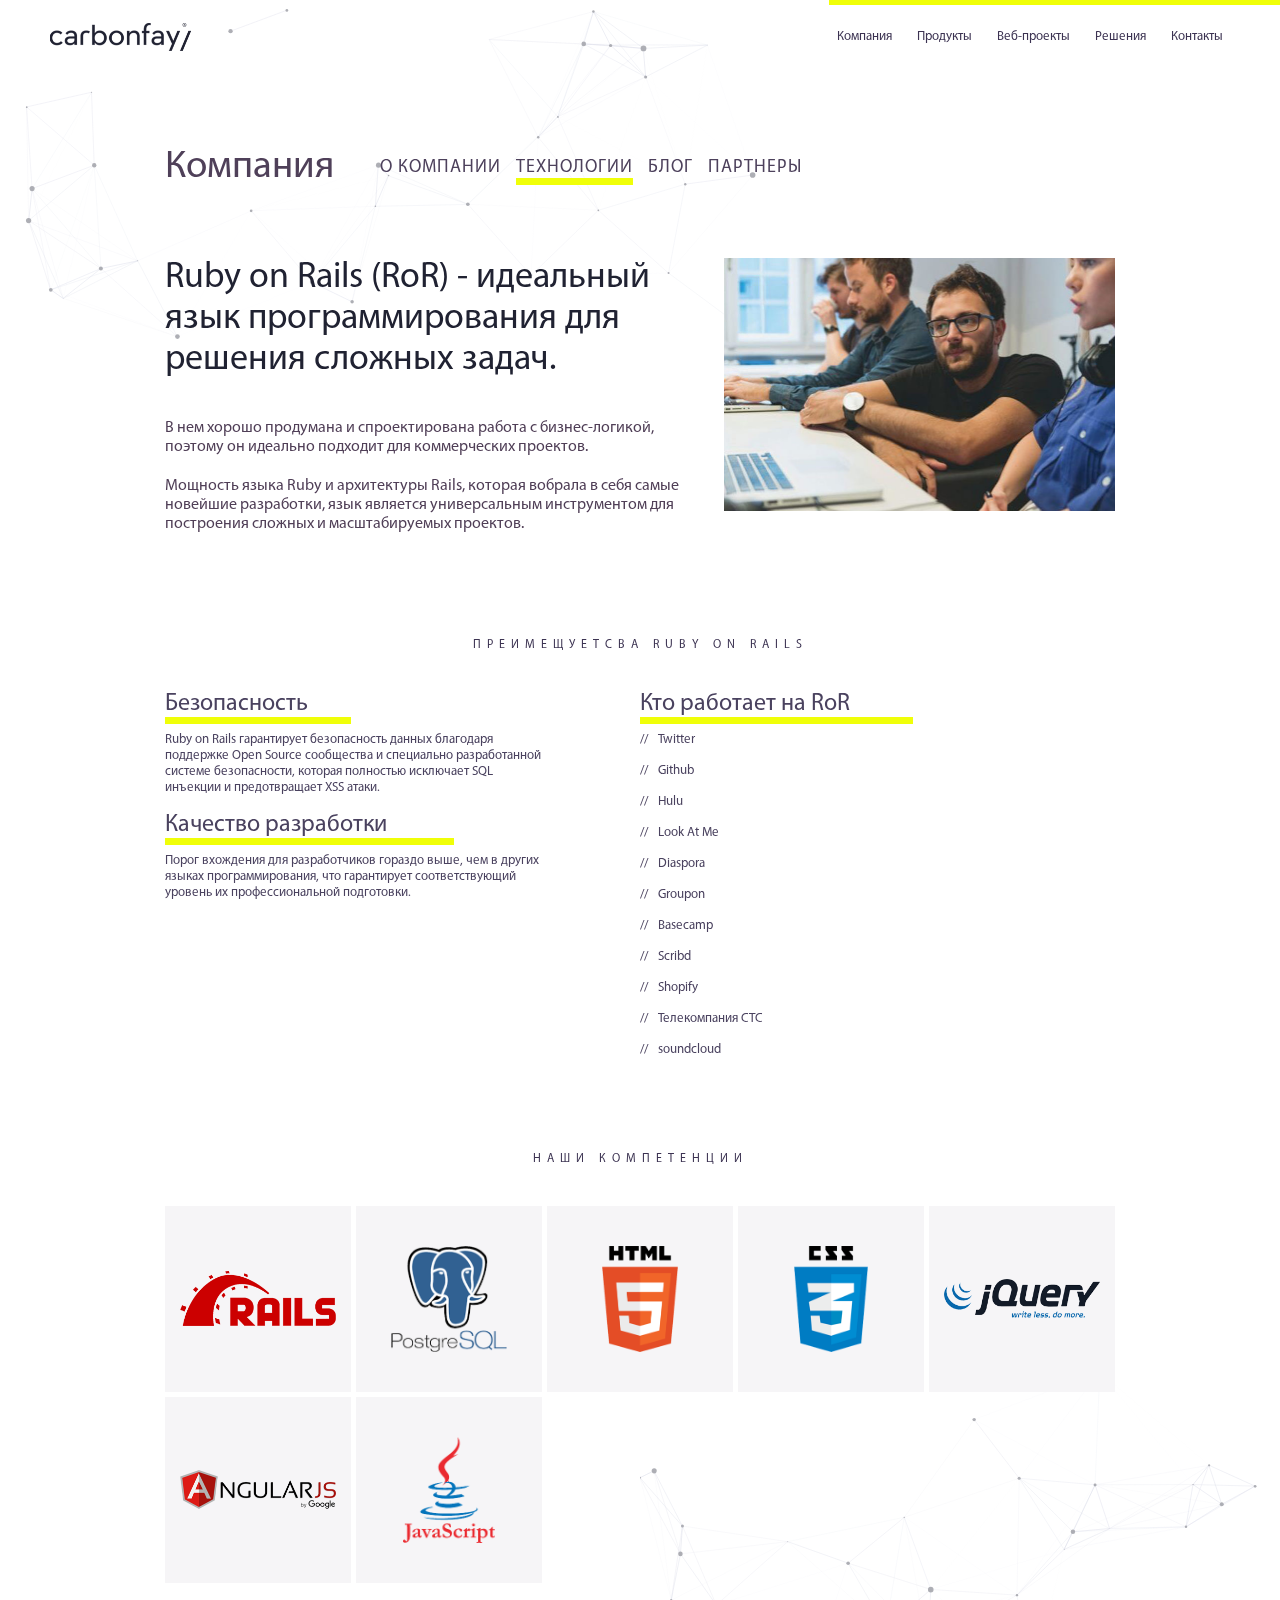
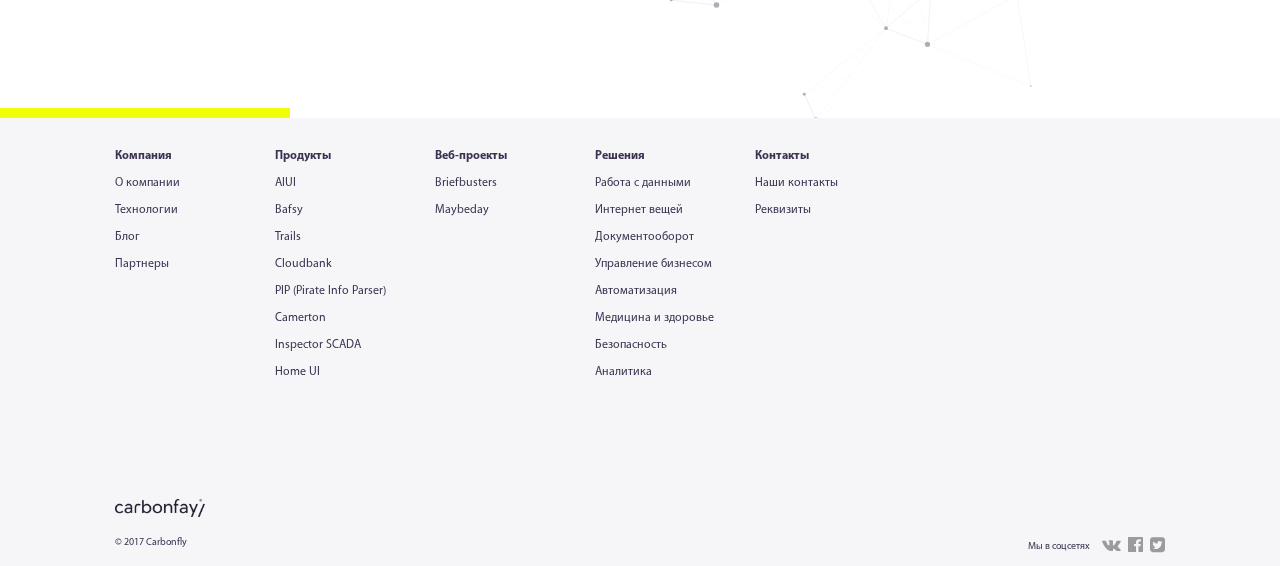
<file: company-technology.html>
<!DOCTYPE html>
<html lang="ru">
	<head>
		<meta charset="utf-8">
		<meta name="format-detection" content="telephone=no"/>
		<meta name="viewport" content="width=device-width, initial-scale=1">
		<title></title>
		<link rel="stylesheet" href="css/all.css">
		<!--[if IE]><script src="https://cdnjs.cloudflare.com/ajax/libs/html5shiv/3.7.3/html5shiv.js"></script><![endif]-->
	</head>
	<body>
		<div id="wrapper">
			<header>
					<strong class="logo"><a href="#"></a></strong>
					<nav>
						<ul>
							<li><a href="#">Компания</a></li>
							<li><a href="#">Продукты</a></li>
							<li><a href="#">Веб-проекты</a></li>
							<li><a href="#">Решения</a></li>
							<li><a href="#">Контакты</a></li>
						</ul>
						<div class="burger_menu">
							<span></span>
						</div>
					</nav>
				
				<div id="particles-header-js"></div>
			</header>
			<main>
				<div class="center_2">
					<div class="inner_nav_wrapper">
						<h3>Компания</h3>
						<ul>
							<li><a href="#">О компании</a></li>
							<li class="active"><a href="#">Технологии</a></li>
							<li><a href="#">Блог</a></li>
							<li><a href="#">Партнеры</a></li>
						</ul>
					</div>
					<div class="info_block_wrapper">
						<div class="info_block_visual">
							<img src="images/img-1.jpg" alt="image description" width="783" height="505">
						</div>
						<div class="info_block_text">
							<strong>Ruby on Rails (RoR) - идеальный язык программирования для решения сложных задач.</strong>
							<p>В нем хорошо продумана и спроектирована работа с бизнес-логикой, поэтому он идеально подходит для коммерческих проектов.</p>
							<p>Мощность языка Ruby и архитектуры Rails, которая вобрала в себя самые новейшие разработки, язык является универсальным инструментом для построения сложных и масштабируемых проектов.</p>
						</div>
					</div>
					<div class="info_list_wrapper">
						<div class="title_wrapper">ПРЕИМЕЩУЕТСВА RUBY ON RAILS</div>
						<ul class="info_list">
							<li>
								<div class="info_list_block">
									<h4>Безопасность</h4>
									<p>Ruby on Rails гарантирует безопасность данных благодаря поддержке Open Source сообщества и специально разработанной системе безопасности, которая полностью исключает SQL инъекции и предотвращает XSS атаки.</p>
								</div>
								<div class="info_list_block">
									<h4>Качество разработки</h4>
									<p>Порог вхождения для разработчиков гораздо выше, чем в других языках программирования, что гарантирует соответствующий уровень их профессиональной подготовки.</p>
								</div>
							</li>
							<li>
								<div class="info_list_block">
									<h4>Кто работает на RoR</h4>
									<ul class="marker_list">
										<li>Twitter</li>
										<li>Github</li>
										<li>Hulu</li>
										<li>Look At Me</li>
										<li>Diaspora</li>
										<li>Groupon</li>
										<li>Basecamp</li>
										<li>Scribd</li>
										<li>Shopify</li>
										<li>Телекомпания СТС</li>
										<li>soundcloud</li>
									</ul>
								</div>
							</li>
						</ul>
					</div>
					<div class="competence_wrapper">
						<div class="title_wrapper">наши компетенции</div>
						<ul class="competence_list">
							<li>
								<div class="visual">
									<img src="images/competence-1.png" alt="">
								</div>
							</li>
							<li>
								<div class="visual">
									<img src="images/competence-2.png" alt="">
								</div>
							</li>
							<li>
								<div class="visual">
									<img src="images/competence-3.png" alt="">
								</div>
							</li>
							<li>
								<div class="visual">
									<img src="images/competence-4.png" alt="">
								</div>
							</li>
							<li>
								<div class="visual">
									<img src="images/competence-5.png" alt="">
								</div>
							</li>
							<li>
								<div class="visual">
									<img src="images/competence-6.png" alt="">
								</div>
							</li>
							<li>
								<div class="visual">
									<img src="images/competence-7.png" alt="">
								</div>
							</li>
						</ul>
						<div id="particles-js-2"></div>
					</div>
				</div>
			</main>
			<footer>
				<div class="center">
					<nav>
						<ul>
							<li>
								<span>Компания</span>
								<ul>
									<li><a href="#">О компании</a></li>
									<li><a href="#">Технологии</a></li>
									<li><a href="#">Блог</a></li>
									<li><a href="#">Партнеры</a></li>
								</ul>
							</li>
							<li>
								<span>Продукты</span>
								<ul>
									<li><a href="#">AIUI</a></li>
									<li><a href="#">Bafsy</a></li>
									<li><a href="#">Trails</a></li>
									<li><a href="#">Cloudbank</a></li>
									<li><a href="#">PIP (Pirate Info Parser)</a></li>
									<li><a href="#">Camerton</a></li>
									<li><a href="#">Inspector SCADA</a></li>
									<li><a href="#">Home UI</a></li>
								</ul>
							</li>
							<li>
								<span>Веб-проекты</span>
								<ul>
									<li><a href="#">Briefbusters</a></li>
									<li><a href="#">Maybeday</a></li>
								</ul>
							</li>
							<li>
								<span>Решения</span>
								<ul>
									<li><a href="#">Работа с данными</a></li>
									<li><a href="#">Интернет вещей</a></li>
									<li><a href="#">Документооборот</a></li>
									<li><a href="#">Управление бизнесом</a></li>
									<li><a href="#">Автоматизация</a></li>
									<li><a href="#">Медицина и здоровье</a></li>
									<li><a href="#">Безопасность</a></li>
									<li><a href="#">Аналитика</a></li>
								</ul>
							</li>
							<li>
								<span>Контакты</span>
								<ul>
									<li><a href="#">Наши контакты</a></li>
									<li><a href="#">Реквизиты</a></li>
								</ul>
							</li>
						</ul>
					</nav>
					<div class="footer_logo"></div>
					<div class="soc_copy_holder">
						<div class="copy">&copy; 2017 Carbonfly</div>
						<div class="soc_block">
							<span>Мы в соцсетях</span>
							<ul class="soc_list">
								<li><a href="#"><i class="fa fa-vk" aria-hidden="true"></i></a></li>
								<li><a href="#"><i class="fa fa-facebook-official" aria-hidden="true"></i></a></li>
								<li><a href="#"><i class="fa fa-twitter-square" aria-hidden="true"></i></a></li>
							</ul>
						</div>
					</div>
				</div>
			</footer>
		</div>
		<script src="js/jquery-3.2.1.min.js"></script>
		<script src="js/slick.min.js"></script>
		<script src="js/jquery.matchHeight.js"></script>
		<script src="js/particles.min.js"></script>
		<script src="js/device.min.js"></script>
		<script src="js/jquery.main.js"></script>
	</body>
</html>
</file>
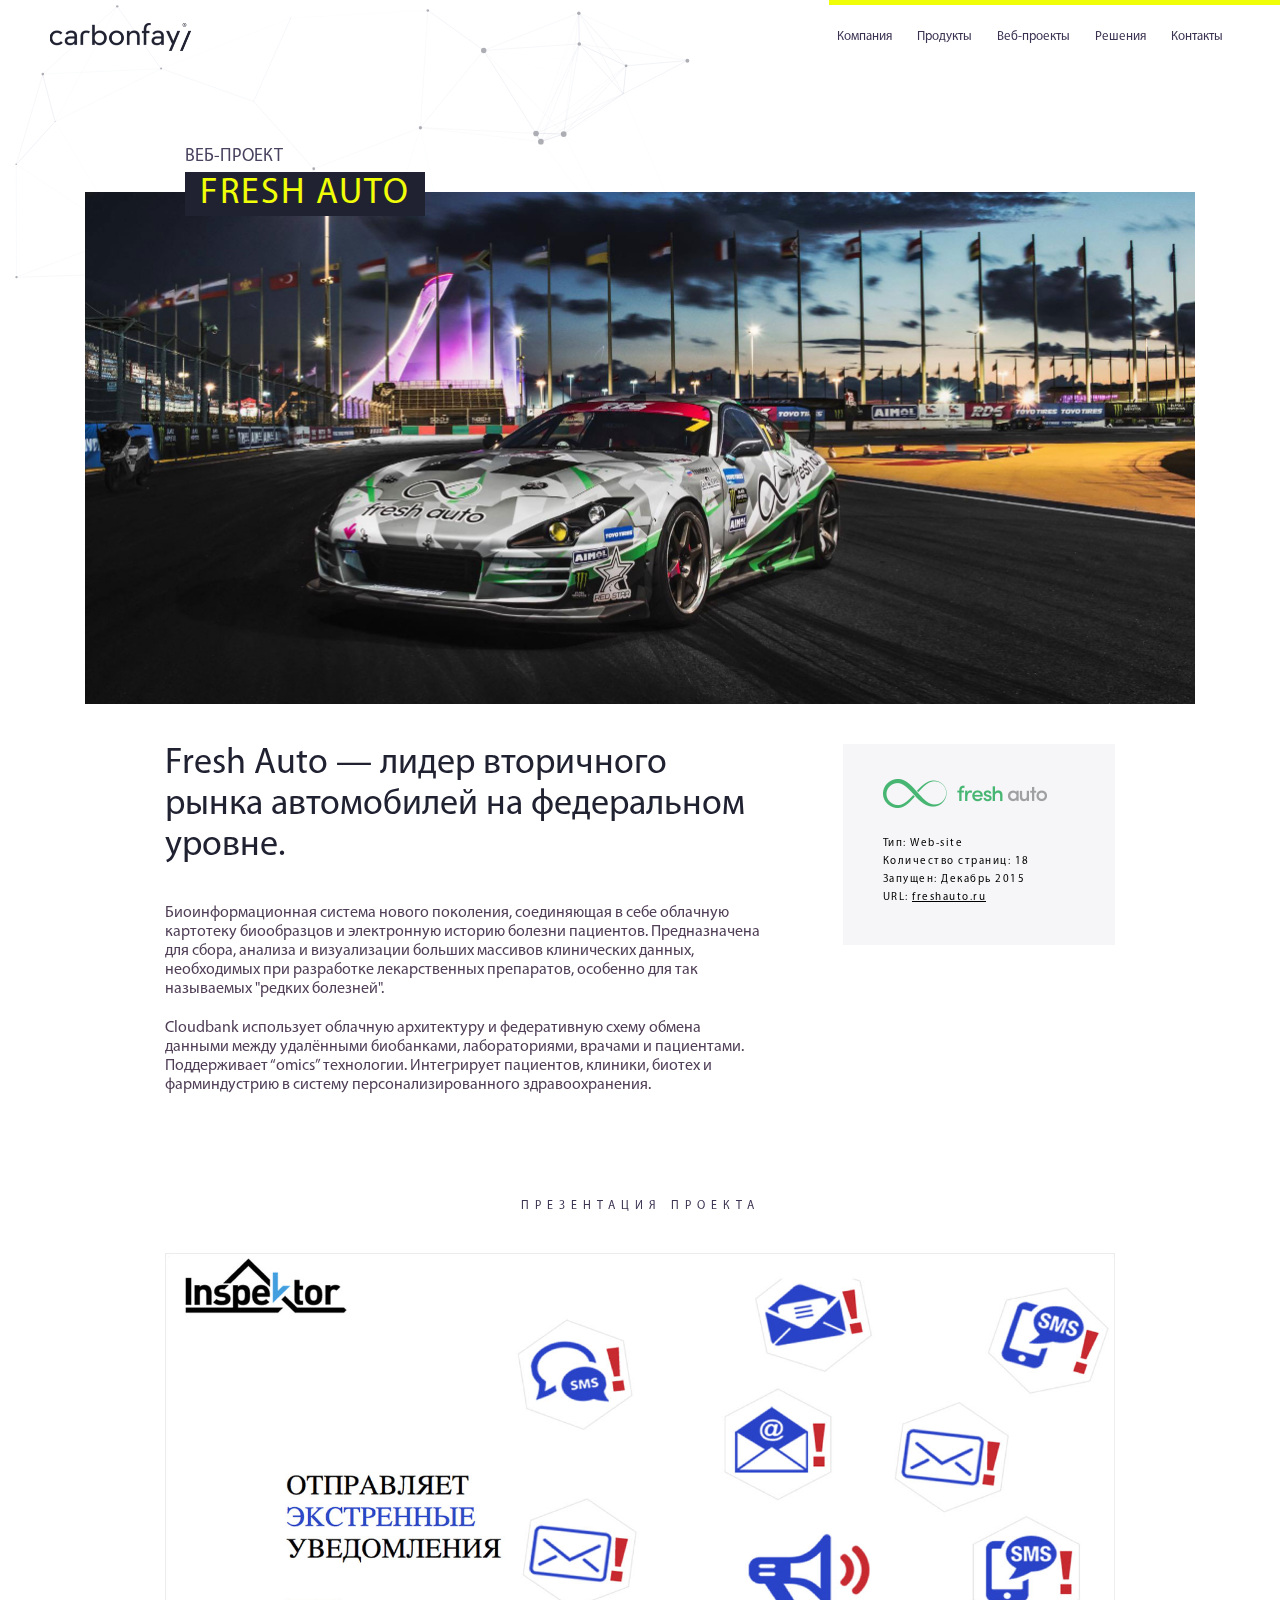
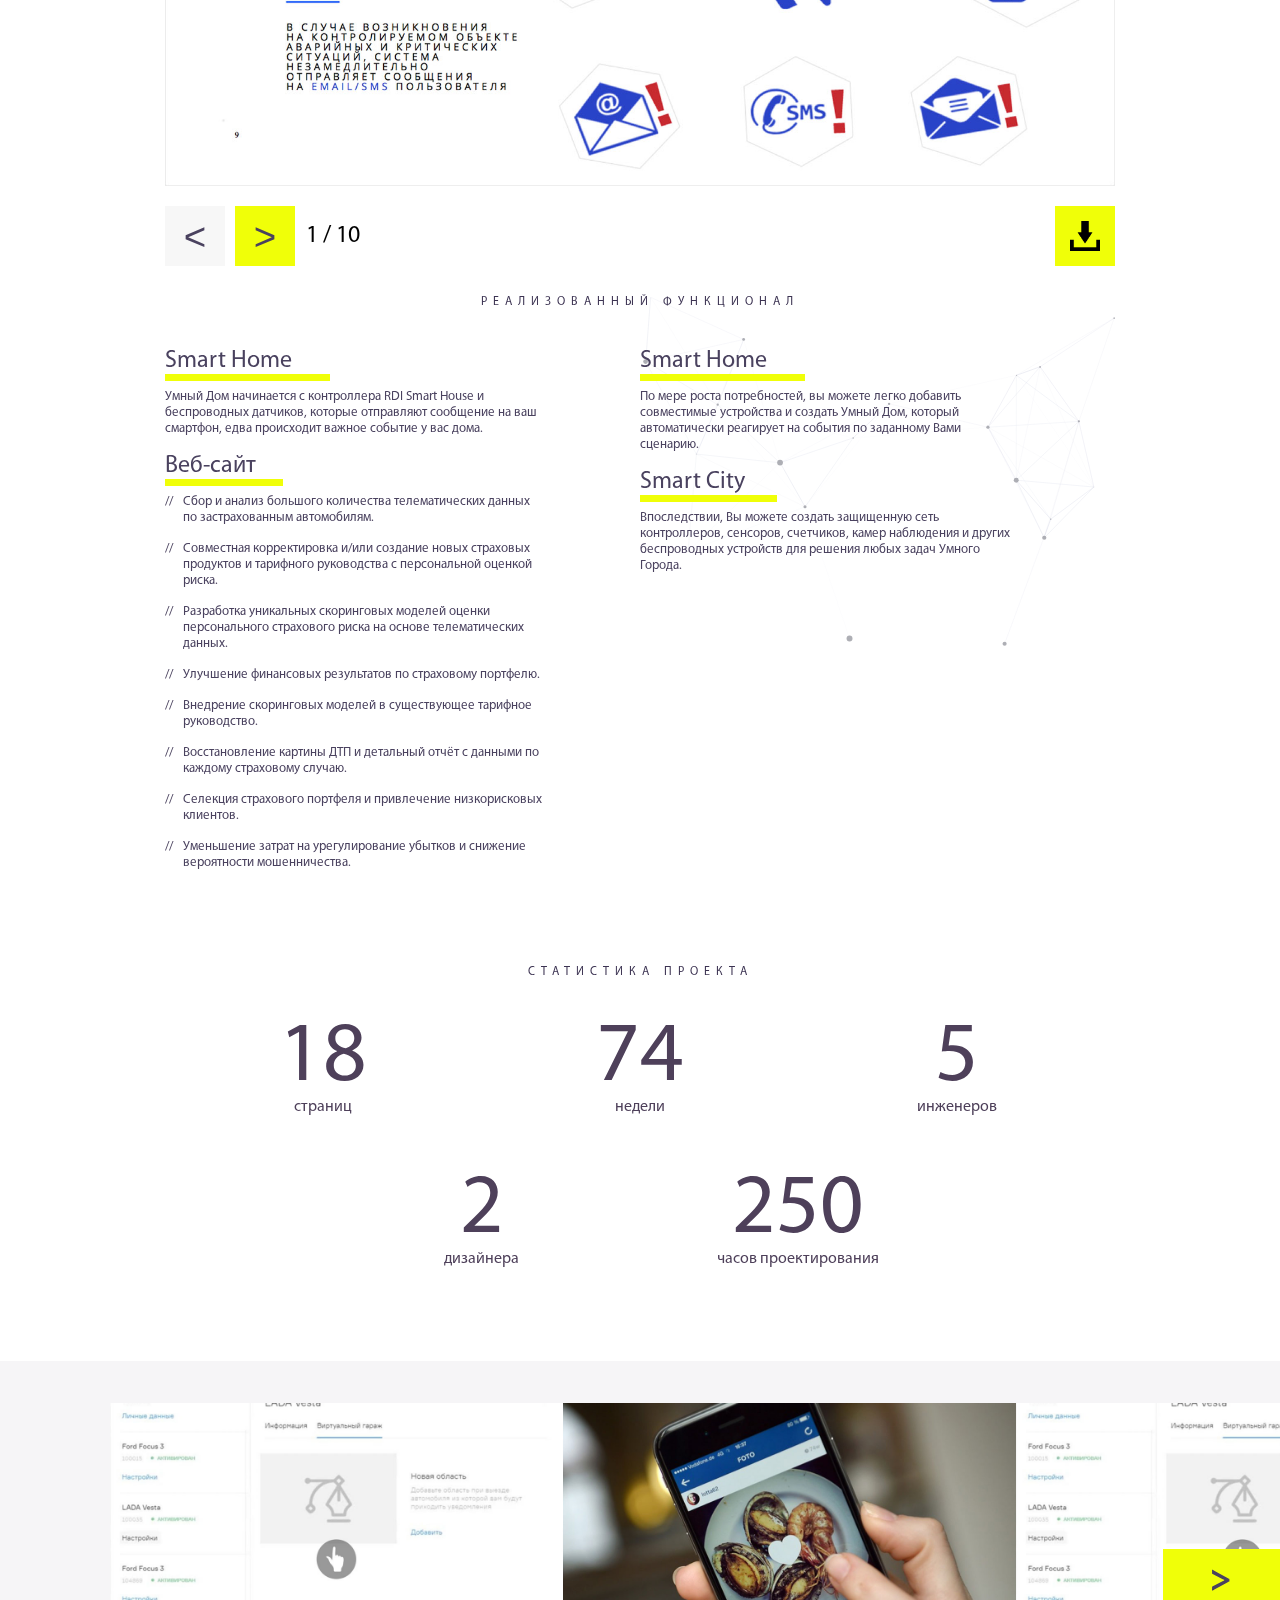
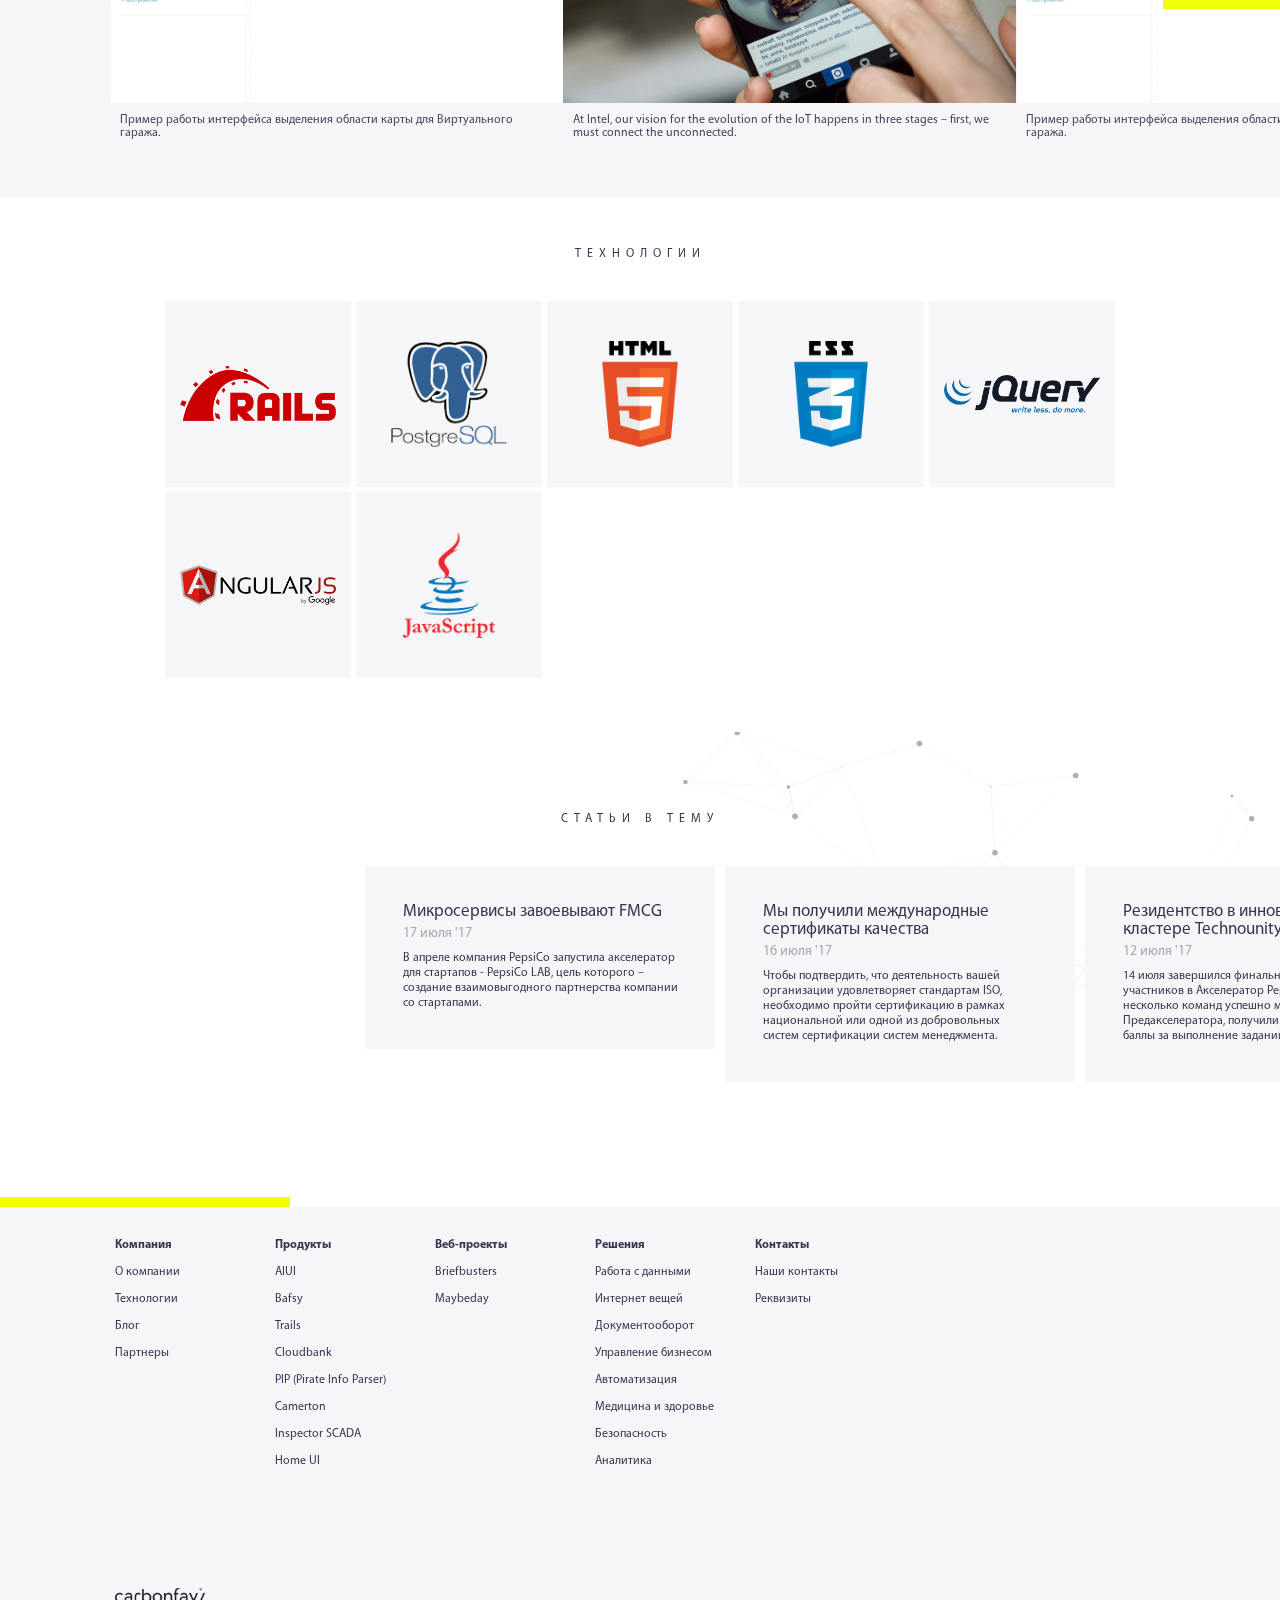
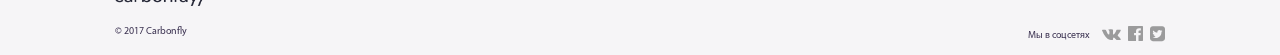
<file: content-page.html>
<!DOCTYPE html>
<html lang="ru">
	<head>
		<meta charset="utf-8">
		<meta name="format-detection" content="telephone=no"/>
		<meta name="viewport" content="width=device-width, initial-scale=1">
		<title></title>
		<link rel="stylesheet" href="css/all.css">
		<!--[if IE]><script src="https://cdnjs.cloudflare.com/ajax/libs/html5shiv/3.7.3/html5shiv.js"></script><![endif]-->
	</head>
	<body>
		<div id="wrapper">
			<header>
					<strong class="logo"><a href="#"></a></strong>
					<nav>
						<ul>
							<li><a href="#">Компания</a></li>
							<li><a href="#">Продукты</a></li>
							<li><a href="#">Веб-проекты</a></li>
							<li><a href="#">Решения</a></li>
							<li><a href="#">Контакты</a></li>
						</ul>
						<div class="burger_menu">
							<span></span>
						</div>
					</nav>
				
				<div id="particles-header-js"></div>
			</header>
			<main>
				<div class="center">
					<div class="lowpage_title_wrapper">
						<div class="low_page_type">ВЕБ-ПРОЕКТ</div>
						<div class="visual">
							<div class="low_page_title">
								<span>Fresh auto</span>
							</div>
							<img src="images/fresh-auto.jpg" alt="image description">
						</div>
					</div>
				</div>
				<div class="center_2">
					<div class="info_block_wrapper">
						<div class="info_content_text">
							<div class="visual"><img src="images/fresh-auto-icon-1.png" alt="image description" width="328" height="58"></div>
							<ul>
								<li>Тип: Web-site</li>
								<li>Количество страниц: 18</li>
								<li>Запущен: Декабрь 2015</li>
								<li>URL: <a href="www.freshauto.ru">freshauto.ru</a></li>
							</ul>
						</div>
						<div class="info_block_text">
							<strong>Fresh Auto — лидер вторичного рынка автомобилей на федеральном уровне.</strong>
							<p>Биоинформационная система нового поколения, соединяющая в себе облачную картотеку биообразцов и электронную историю болезни пациентов. Предназначена для сбора, анализа и визуализации больших массивов клинических данных, необходимых при разработке лекарственных препаратов, особенно для так называемых "редких болезней".</p>
							<p>Cloudbank использует облачную архитектуру и федеративную схему обмена данными между удалёнными биобанками, лабораториями, врачами и пациентами. Поддерживает “omics” технологии. Интегрирует пациентов, клиники, биотех и фарминдустрию в систему персонализированного здравоохранения.</p>
						</div>
					</div>
					<div class="presentation_wrapper">
						<div class="title_wrapper">Презентация проекта</div>
						<ul class="presentation_carousel">
							<li><img src="images/carousel-1.jpg" alt=""></li>
							<li><img src="images/carousel-1.jpg" alt=""></li>
							<li><img src="images/carousel-1.jpg" alt=""></li>
							<li><img src="images/carousel-1.jpg" alt=""></li>
							<li><img src="images/carousel-1.jpg" alt=""></li>
							<li><img src="images/carousel-1.jpg" alt=""></li>
							<li><img src="images/carousel-1.jpg" alt=""></li>
							<li><img src="images/carousel-1.jpg" alt=""></li>
							<li><img src="images/carousel-1.jpg" alt=""></li>
							<li><img src="images/carousel-1.jpg" alt=""></li>
						</ul>
						<div class="presentation_arrows"></div>
						<div class="presentation_count_wrap">
							<span class="current"></span> /
							<span class="total"></span>
						</div>
						<div class="btn_download"><a href="#"></a></div>
					</div>
					<div class="info_list_wrapper">
						<div class="title_wrapper">РЕАЛИЗОВАННЫЙ ФУНКЦИОНАЛ</div>
						<div id="particles-js"></div>
						<ul class="info_list">
							<li>
								<div class="info_list_block">
									<h4>Smart Home</h4>
									<p>Умный Дом начинается с контроллера RDI Smart House и беспроводных датчиков, которые отправляют сообщение на ваш смартфон, едва происходит важное событие у вас дома.</p>
								</div>
								<div class="info_list_block">
									<h4>Веб-сайт</h4>
									<ul class="marker_list">
										<li>Сбор и анализ большого количества телематических данных по застрахованным автомобилям.</li>
										<li>Совместная корректировка и/или создание новых страховых продуктов и тарифного руководства с персональной оценкой риска.</li>
										<li>Разработка уникальных скоринговых моделей оценки персонального страхового риска на основе телематических данных.</li>
										<li>Улучшение финансовых результатов по страховому портфелю.</li>
										<li>Внедрение скоринговых моделей в существующее тарифное руководство.</li>
										<li>Восстановление картины ДТП и детальный отчёт с данными по каждому страховому случаю.</li>
										<li>Селекция страхового портфеля и привлечение низкорисковых клиентов.</li>
										<li>Уменьшение затрат на урегулирование убытков и снижение вероятности мошенничества.</li>
									</ul>
								</div>
							</li>
							<li>
								<div class="info_list_block">
									<h4>Smart Home</h4>
									<p>По мере роста потребностей, вы можете легко добавить совместимые устройства и создать Умный Дом, который автоматически реагирует на события по заданному Вами сценарию.</p>
								</div>
								<div class="info_list_block">
									<h4>Smart City</h4>
									<p>Впоследствии, Вы можете создать защищенную сеть контроллеров, сенсоров, счетчиков, камер наблюдения и других беспроводных устройств для решения любых задач Умного Города.</p>
								</div>
							</li>
						</ul>
					</div>
					<div class="statistic_wrapper">
						<div class="title_wrapper">Статистика проекта</div>
						<ul class="statistic_list">
							<li>
								<div class="count">18</div>
								<p>страниц</p>
							</li>
							<li>
								<div class="count">74</div>
								<p>недели</p>
							</li>
							<li>
								<div class="count">5</div>
								<p>инженеров</p>
							</li>
							<li>
								<div class="count">2</div>
								<p>дизайнера</p>
							</li>
							<li>
								<div class="count">250</div>
								<p>часов проектирования</p>
							</li>
						</ul>
					</div>
				</div>
				<div class="carousel_wrapper">
					<div class="carousel_holder">
						<ul class="carousel">
							<li>
								<div class="visual"><img src="images/blog-article-carousel-1.jpg" alt="image description"></div>
								<p>Пример работы интерфейса выделения области карты для Виртуального гаража.</p>
							</li>
							<li>
								<div class="visual"><img src="images/blog-article-carousel-2.jpg" alt="image description"></div>
								<p>At Intel, our vision for the evolution of the IoT happens in three stages – first, we must connect the unconnected.</p>
							</li>
							<li>
								<div class="visual"><img src="images/blog-article-carousel-1.jpg" alt="image description"></div>
								<p>Пример работы интерфейса выделения области карты для Виртуального гаража.</p>
							</li>
							<li>
								<div class="visual"><img src="images/blog-article-carousel-1.jpg" alt="image description"></div>
								<p>Пример работы интерфейса выделения области карты для Виртуального гаража.</p>
							</li>
						</ul>
					</div>
				</div>
				<div class="center_2">
					<div class="competence_wrapper">
						<div class="title_wrapper">Технологии</div>
						<ul class="competence_list">
							<li>
								<div class="visual">
									<img src="images/competence-1.png" alt="">
								</div>
							</li>
							<li>
								<div class="visual">
									<img src="images/competence-2.png" alt="">
								</div>
							</li>
							<li>
								<div class="visual">
									<img src="images/competence-3.png" alt="">
								</div>
							</li>
							<li>
								<div class="visual">
									<img src="images/competence-4.png" alt="">
								</div>
							</li>
							<li>
								<div class="visual">
									<img src="images/competence-5.png" alt="">
								</div>
							</li>
							<li>
								<div class="visual">
									<img src="images/competence-6.png" alt="">
								</div>
							</li>
							<li>
								<div class="visual">
									<img src="images/competence-7.png" alt="">
								</div>
							</li>
						</ul>
					</div>
				</div>
				<div class="blog_carousel_wrapper">
					<div class="title_wrapper">Статьи в тему</div>
					<ul class="blog_carousel">
						<li>
							<a href="#">
								<span class="blog_carousel_title">Микросервисы завоевывают FMCG</span>
								<span class="time">17 июля '17</span>
								<span class="blog_carousel_text">В апреле компания PepsiCo запустила акселератор для стартапов - PepsiCo LAB, цель которого – создание взаимовыгодного партнерства компании со стартапами.</span>
							</a>
						</li>
						<li>
							<a href="#">
								<span class="blog_carousel_title">Мы получили международные сертификаты качества</span>
								<span class="time">16 июля '17</span>
								<span class="blog_carousel_text">Чтобы подтвердить, что деятельность вашей организации удовлетворяет стандартам ISO, необходимо пройти сертификацию в рамках национальной или одной из добровольных систем сертификации систем менеджмента.</span>
							</a>
						</li>
						<li>
							<a href="#">
								<span class="blog_carousel_title">Резидентство в инновационном кластере Technounity</span>
								<span class="time">12 июля '17</span>
								<span class="blog_carousel_text">14 июля завершился финальный этап отбора участников в Акселератор PepsiCo Tech LAB. Всего несколько команд успешно миновали все модули Предакселератора, получили наиболее высокие баллы за выполнение заданий,  и.</span>
							</a>
						</li>
						<li>
							<a href="#">
								<span class="blog_carousel_title">Мы получили международные сертификаты качества</span>
								<span class="time">16 июля '17</span>
								<span class="blog_carousel_text">Чтобы подтвердить, что деятельность вашей организации удовлетворяет стандартам ISO, необходимо пройти сертификацию в рамках национальной или одной из добровольных систем сертификации систем менеджмента.</span>
							</a>
						</li>
						<li>
							<a href="#">
								<span class="blog_carousel_title">Мы получили международные сертификаты качества</span>
								<span class="time">16 июля '17</span>
								<span class="blog_carousel_text">Чтобы подтвердить, что деятельность вашей организации удовлетворяет стандартам ISO, необходимо пройти сертификацию в рамках национальной или одной из добровольных систем сертификации систем менеджмента.</span>
							</a>
						</li>
					</ul>
					<div id="particles-js-2"></div>
				</div>
			</main>
			<footer>
				<div class="center">
					<nav>
						<ul>
							<li>
								<span>Компания</span>
								<ul>
									<li><a href="#">О компании</a></li>
									<li><a href="#">Технологии</a></li>
									<li><a href="#">Блог</a></li>
									<li><a href="#">Партнеры</a></li>
								</ul>
							</li>
							<li>
								<span>Продукты</span>
								<ul>
									<li><a href="#">AIUI</a></li>
									<li><a href="#">Bafsy</a></li>
									<li><a href="#">Trails</a></li>
									<li><a href="#">Cloudbank</a></li>
									<li><a href="#">PIP (Pirate Info Parser)</a></li>
									<li><a href="#">Camerton</a></li>
									<li><a href="#">Inspector SCADA</a></li>
									<li><a href="#">Home UI</a></li>
								</ul>
							</li>
							<li>
								<span>Веб-проекты</span>
								<ul>
									<li><a href="#">Briefbusters</a></li>
									<li><a href="#">Maybeday</a></li>
								</ul>
							</li>
							<li>
								<span>Решения</span>
								<ul>
									<li><a href="#">Работа с данными</a></li>
									<li><a href="#">Интернет вещей</a></li>
									<li><a href="#">Документооборот</a></li>
									<li><a href="#">Управление бизнесом</a></li>
									<li><a href="#">Автоматизация</a></li>
									<li><a href="#">Медицина и здоровье</a></li>
									<li><a href="#">Безопасность</a></li>
									<li><a href="#">Аналитика</a></li>
								</ul>
							</li>
							<li>
								<span>Контакты</span>
								<ul>
									<li><a href="#">Наши контакты</a></li>
									<li><a href="#">Реквизиты</a></li>
								</ul>
							</li>
						</ul>
					</nav>
					<div class="footer_logo"></div>
					<div class="soc_copy_holder">
						<div class="copy">&copy; 2017 Carbonfly</div>
						<div class="soc_block">
							<span>Мы в соцсетях</span>
							<ul class="soc_list">
								<li><a href="#"><i class="fa fa-vk" aria-hidden="true"></i></a></li>
								<li><a href="#"><i class="fa fa-facebook-official" aria-hidden="true"></i></a></li>
								<li><a href="#"><i class="fa fa-twitter-square" aria-hidden="true"></i></a></li>
							</ul>
						</div>
					</div>
				</div>
			</footer>
		</div>
		<script src="js/jquery-3.2.1.min.js"></script>
		<script src="js/slick.min.js"></script>
		<script src="js/jquery.matchHeight.js"></script>
		<script src="js/particles.min.js"></script>
		<script src="js/device.min.js"></script>
		<script src="js/jquery.main.js"></script>
	</body>
</html>
</file>
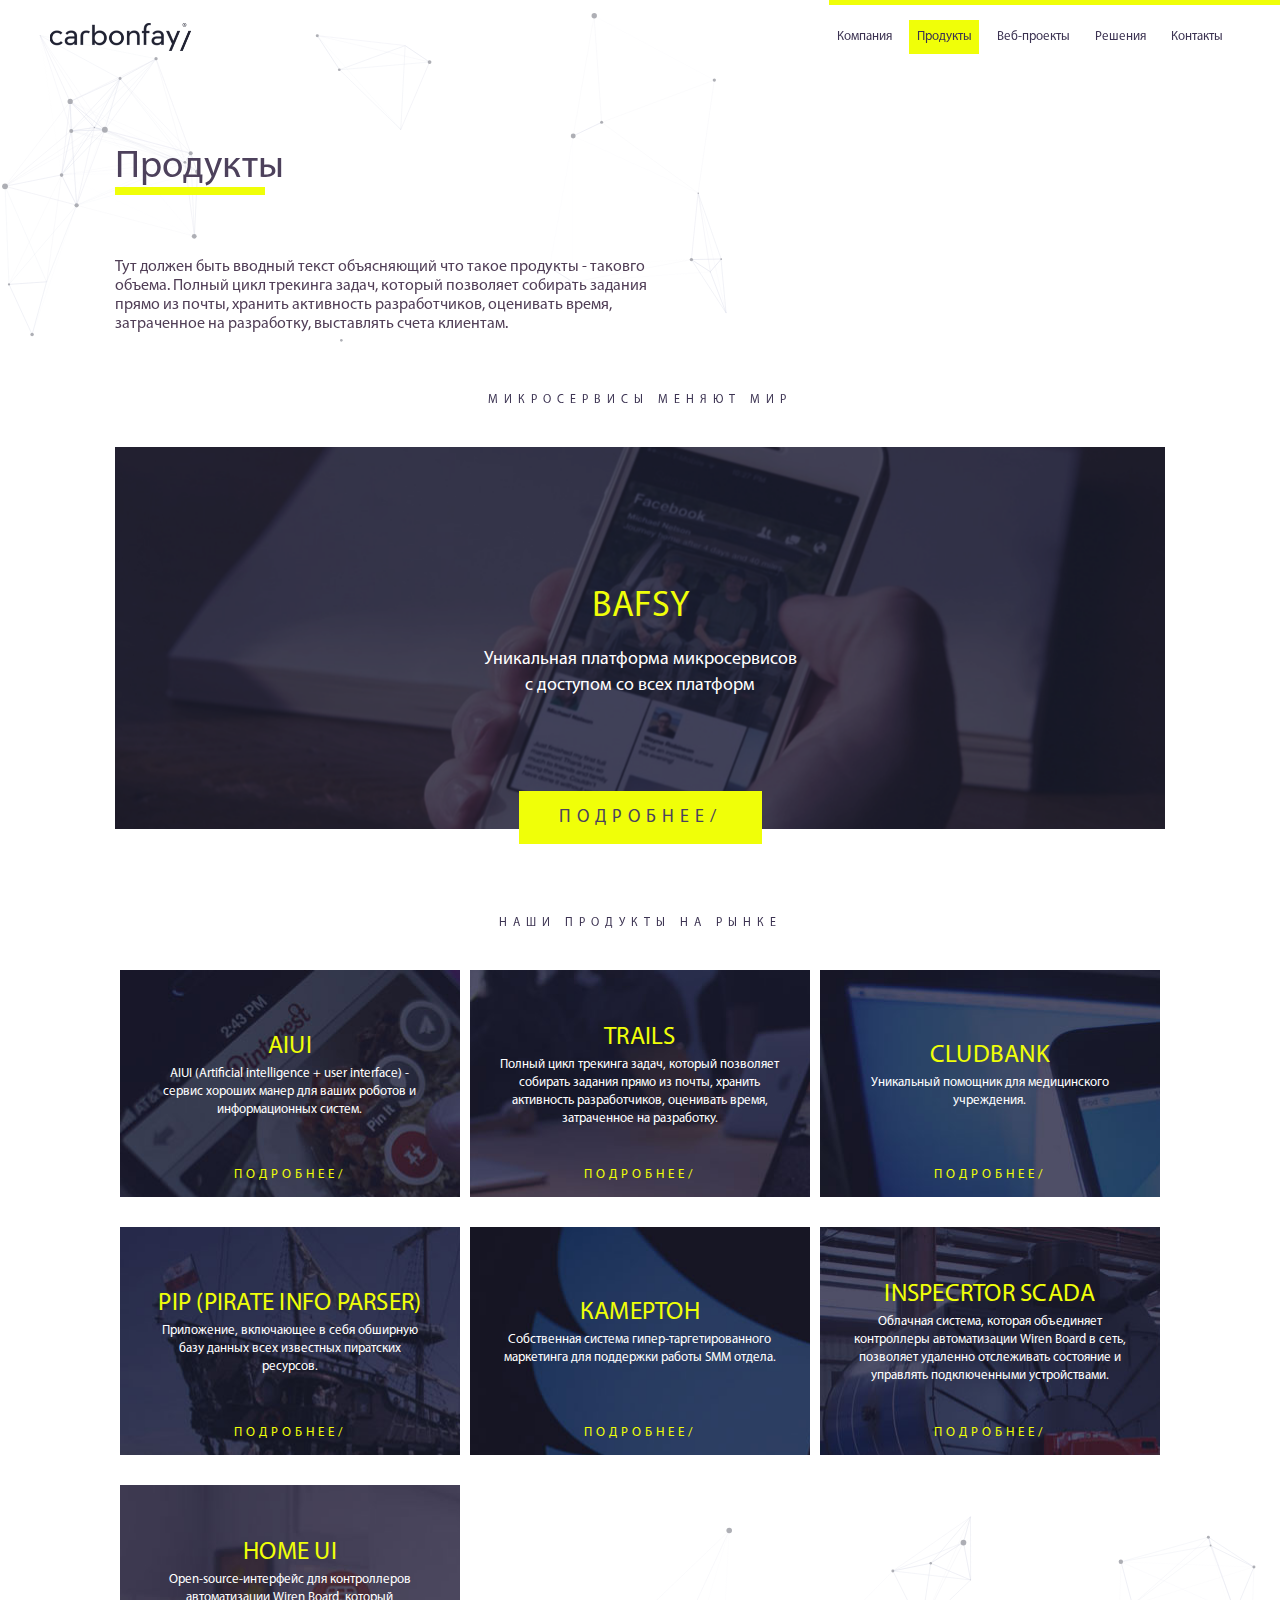
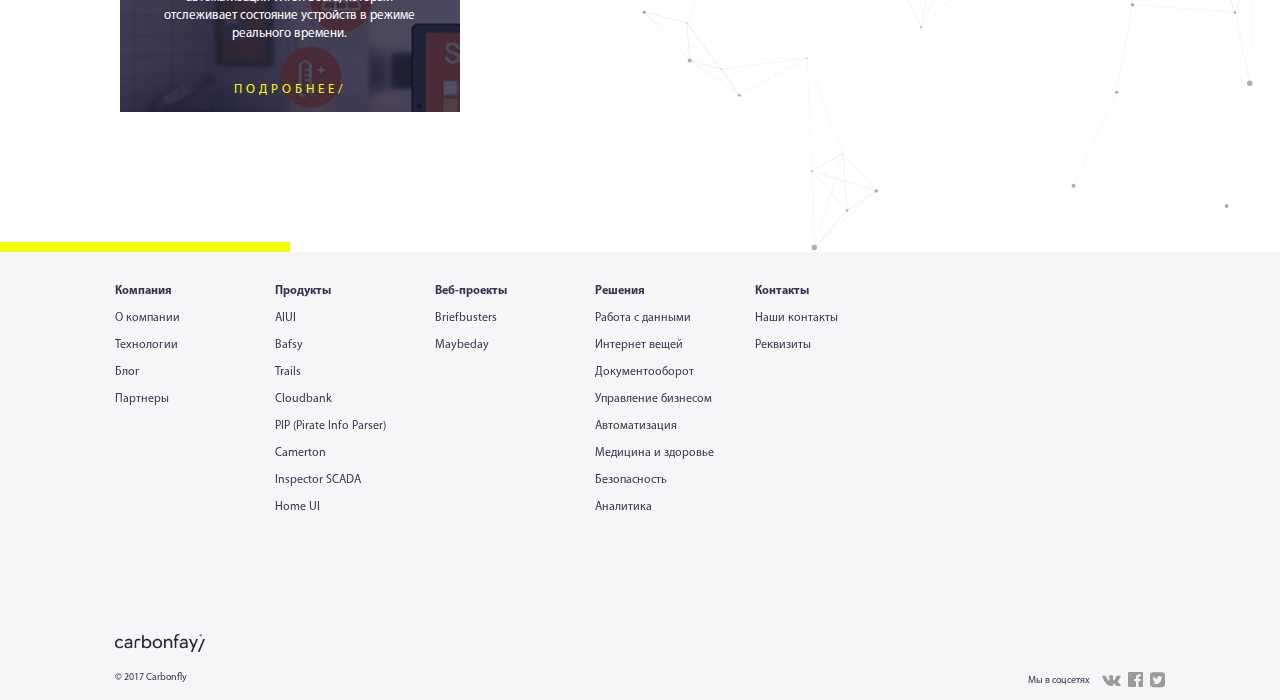
<file: products.html>
<!DOCTYPE html>
<html lang="ru">
	<head>
		<meta charset="utf-8">
		<meta name="format-detection" content="telephone=no"/>
		<meta name="viewport" content="width=device-width, initial-scale=1">
		<title></title>
		<link rel="stylesheet" href="css/all.css">
		<!--[if IE]><script src="https://cdnjs.cloudflare.com/ajax/libs/html5shiv/3.7.3/html5shiv.js"></script><![endif]-->
	</head>
	<body>
		<div id="wrapper">
			<header>
					<strong class="logo"><a href="#"></a></strong>
					<nav>
						<ul>
							<li><a href="#">Компания</a></li>
							<li class="active"><a href="#">Продукты</a></li>
							<li><a href="#">Веб-проекты</a></li>
							<li><a href="#">Решения</a></li>
							<li><a href="#">Контакты</a></li>
						</ul>
						<div class="burger_menu">
							<span></span>
						</div>
					</nav>
				<div id="particles-header-js"></div>
			</header>
			<main>
				<div class="center">
					<div class="inner_nav_wrapper">
						<h3><a href="#">Продукты</a></h3>
					</div>
					<p class="info_text_holder">
						Тут должен быть вводный текст объясняющий что такое продукты - таковго объема. Полный цикл трекинга задач, который позволяет собирать задания прямо из почты, хранить активность разработчиков, оценивать время, затраченное на разработку, выставлять счета клиентам.
					</p>
					<div class="main_product_wrapper">
						<div class="title_wrapper">МИКРОСЕРВИСЫ МЕНЯЮТ МИР</div>
						<a href="#" class="main_product_block">
							<span class="visual">
								<img src="images/products-1.jpg" alt="image description">
							</span>
							<strong>BAFSY</strong>
							<span class="p">Уникальная платформа микросервисов<br> с доступом со всех платформ</span>
							<span class="main_product_more"><span>ПОДРОБНЕЕ/</span></span>
						</a>
					</div>
					<div class="title_wrapper">наши продукты на рынке</div>
					<ul class="main_products_list">
						<li>
							<a href="#" class="main_products_holder">
								<span class="visual"><img src="images/products-2.jpg" alt="image description"></span>
								<strong>AIUI</strong>
								<span class="p">AIUI (Artificial intelligence + user interface) - сервис хороших манер для ваших роботов и информационных систем.</span>
								<span class="main_product_more">
									<span>ПОДРОБНЕЕ/</span>
								</span>
							</a>
						</li>
						<li>
							<a href='#' class="main_products_holder">
								<div class="visual"><img src="images/products-3.jpg" alt="image description"></div>
								<strong>TRAILS</strong>
								<span class="p">Полный цикл трекинга задач, который позволяет собирать задания прямо из почты, хранить активность разработчиков, оценивать время, затраченное на разработку.</span>
								<span class="main_product_more">
									<span><span>ПОДРОБНЕЕ/</span></a>
								</span>
							</a>
						</li>
						<li>
							<a href='#' class="main_products_holder">
								<div class="visual"><img src="images/products-4.jpg" alt="image description"></div>
								<strong>CLUDBANK</strong>
								<span class="p">Уникальный помощник для медицинского учреждения.</span>
								<span class="main_product_more">
									<span><span>ПОДРОБНЕЕ/</span></a>
								</span>
							</a>
						</li>
						<li>
							<a href='#' class="main_products_holder">
								<div class="visual"><img src="images/products-5.jpg" alt="image description"></div>
								<strong>PIP (Pirate Info Parser)</strong>
								<span class="p">Приложение, включающее в себя обширную базу данных всех известных пиратских ресурсов.</span>
								<span class="main_product_more">
									<span><span>ПОДРОБНЕЕ/</span></a>
								</span>
							</a>
						</li>
						<li>
							<a href='#' class="main_products_holder">
								<div class="visual"><img src="images/products-6.jpg" alt="image description"></div>
								<strong>Камертон</strong>
								<span class="p">Собственная система гипер-таргетированного маркетинга для поддержки работы SMM отдела.</span>
								<span class="main_product_more">
									<span><span>ПОДРОБНЕЕ/</span></a>
								</span>
							</a>
						</li>
						<li>
							<a href='#' class="main_products_holder">
								<div class="visual"><img src="images/products-7.jpg" alt="image description"></div>
								<strong>Inspecrtor SCADA</strong>
								<span class="p">Облачная система, которая объединяет контроллеры автоматизации Wiren Board в сеть, позволяет удаленно отслеживать состояние и управлять подключенными устройствами.</span>
								<span class="main_product_more">
									<span><span>ПОДРОБНЕЕ/</span></a>
								</span>
							</a>
						</li>
						<li>
							<a href='#' class="main_products_holder">
								<div class="visual"><img src="images/products-8.jpg" alt="image description"></div>
								<strong>HOME UI</strong>
								<span class="p">Open-source-интерфейс для контроллеров автоматизации Wiren Board, который отслеживает состояние устройств в режиме реального времени.</span>
								<span class="main_product_more">
									<span><span>ПОДРОБНЕЕ/</span></a>
								</span>
							</a>
						</li>
					</ul>
				</div>
				<div id="particles-js-2"></div>
			</main>
			<footer>
				<div class="center">
					<nav>
						<ul>
							<li>
								<span>Компания</span>
								<ul>
									<li><a href="#">О компании</a></li>
									<li><a href="#">Технологии</a></li>
									<li><a href="#">Блог</a></li>
									<li><a href="#">Партнеры</a></li>
								</ul>
							</li>
							<li>
								<span>Продукты</span>
								<ul>
									<li><a href="#">AIUI</a></li>
									<li><a href="#">Bafsy</a></li>
									<li><a href="#">Trails</a></li>
									<li><a href="#">Cloudbank</a></li>
									<li><a href="#">PIP (Pirate Info Parser)</a></li>
									<li><a href="#">Camerton</a></li>
									<li><a href="#">Inspector SCADA</a></li>
									<li><a href="#">Home UI</a></li>
								</ul>
							</li>
							<li>
								<span>Веб-проекты</span>
								<ul>
									<li><a href="#">Briefbusters</a></li>
									<li><a href="#">Maybeday</a></li>
								</ul>
							</li>
							<li>
								<span>Решения</span>
								<ul>
									<li><a href="#">Работа с данными</a></li>
									<li><a href="#">Интернет вещей</a></li>
									<li><a href="#">Документооборот</a></li>
									<li><a href="#">Управление бизнесом</a></li>
									<li><a href="#">Автоматизация</a></li>
									<li><a href="#">Медицина и здоровье</a></li>
									<li><a href="#">Безопасность</a></li>
									<li><a href="#">Аналитика</a></li>
								</ul>
							</li>
							<li>
								<span>Контакты</span>
								<ul>
									<li><a href="#">Наши контакты</a></li>
									<li><a href="#">Реквизиты</a></li>
								</ul>
							</li>
						</ul>
					</nav>
					<div class="footer_logo"></div>
					<div class="soc_copy_holder">
						<div class="copy">&copy; 2017 Carbonfly</div>
						<div class="soc_block">
							<span>Мы в соцсетях</span>
							<ul class="soc_list">
								<li><a href="#"><i class="fa fa-vk" aria-hidden="true"></i></a></li>
								<li><a href="#"><i class="fa fa-facebook-official" aria-hidden="true"></i></a></li>
								<li><a href="#"><i class="fa fa-twitter-square" aria-hidden="true"></i></a></li>
							</ul>
						</div>
					</div>
				</div>
			</footer>
		</div>
		<script src="js/jquery-3.2.1.min.js"></script>
		<script src="js/slick.min.js"></script>
		<script src="js/jquery.matchHeight.js"></script>
		<script src="js/particles.min.js"></script>
		<script src="js/device.min.js"></script>
		<script src="js/jquery.main.js"></script>
	</body>
</html>
</file>
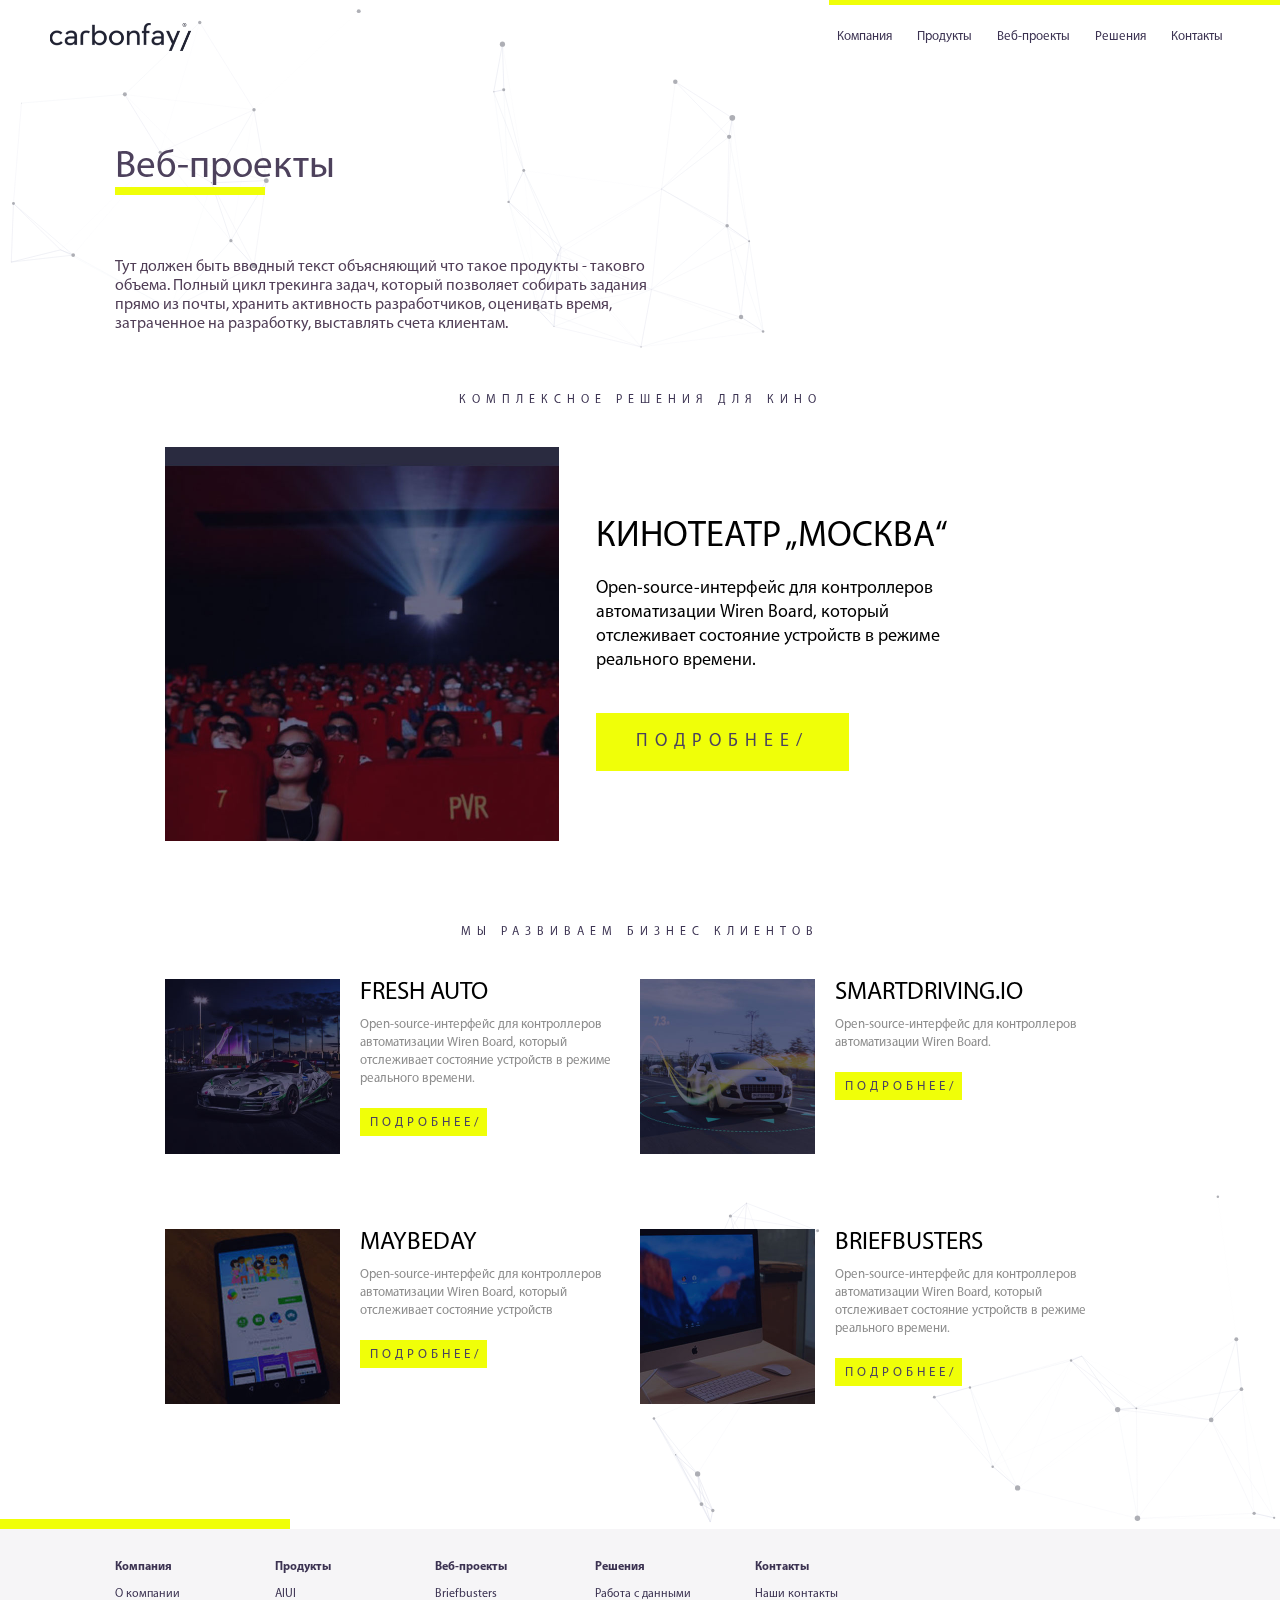
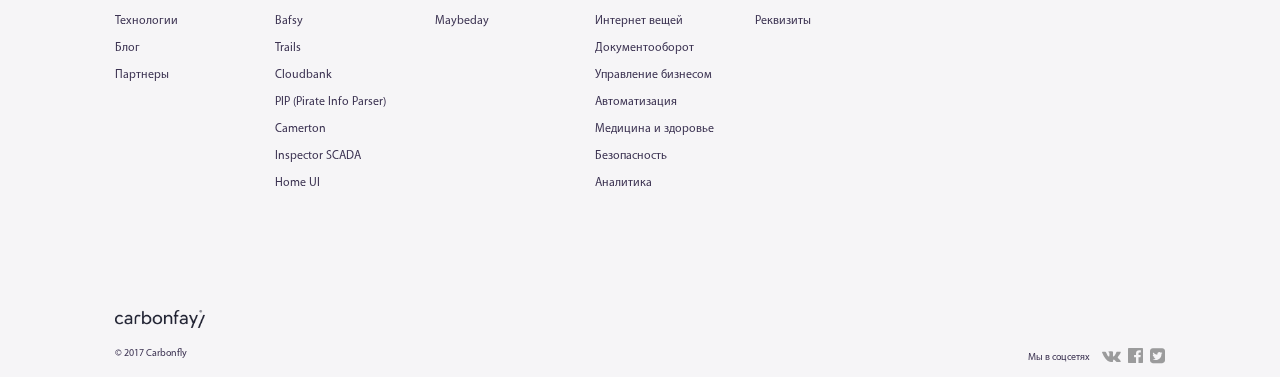
<file: projects.html>
<!DOCTYPE html>
<html lang="ru">
	<head>
		<meta charset="utf-8">
		<meta name="format-detection" content="telephone=no"/>
		<meta name="viewport" content="width=device-width, initial-scale=1">
		<title></title>
		<link rel="stylesheet" href="css/all.css">
		<!--[if IE]><script src="https://cdnjs.cloudflare.com/ajax/libs/html5shiv/3.7.3/html5shiv.js"></script><![endif]-->
	</head>
	<body>
		<div id="wrapper">
			<header>
					<strong class="logo"><a href="#"></a></strong>
					<nav>
						<ul>
							<li><a href="#">Компания</a></li>
							<li><a href="#">Продукты</a></li>
							<li><a href="#">Веб-проекты</a></li>
							<li><a href="#">Решения</a></li>
							<li><a href="#">Контакты</a></li>
						</ul>
						<div class="burger_menu">
							<span></span>
						</div>
					</nav>
				
				<div id="particles-header-js"></div>
			</header>
			<main>
				<div class="center">
					<div class="inner_nav_wrapper">
						<h3><a href="#">Веб-проекты</a></h3>
					</div>
					<p class="info_text_holder">Тут должен быть вводный текст объясняющий что такое продукты - таковго объема. Полный цикл трекинга задач, который позволяет собирать задания прямо из почты, хранить активность разработчиков, оценивать время, затраченное на разработку, выставлять счета клиентам.</p>
				</div>
				<div class="center_2">
					<div class="title_wrapper">КОМПЛЕКСНОЕ РЕШЕНиЯ ДЛЯ КИНО</div>
					<a href="#" class="main_project">
						<span class="visual">
							<img src="images/project-1.jpg" alt="image description">
						</span>
						<span class="main_project_text">
							<strong>КИНОТЕАТР „МОСКВА“</strong>
							<span class="p">Open-source-интерфейс для контроллеров автоматизации Wiren Board, который отслеживает состояние устройств в режиме реального времени.</span>
							<span class="main_projects_more"><span>Подробнее/</span></span>
						</span>
					</a>
					<div class="title_wrapper">МЫ РАЗВИВАЕМ БИЗНЕС КЛИЕНТОВ</div>
					<ul class="projects_list">
						<li>
							<a href="#">
								<span class="visual"><img src="images/project-2.jpg" alt="image description" width="350" height="350"></span>
								<span class="projects_list_text">
									<strong>FRESH AUTO</strong>
									<span class="p">Open-source-интерфейс для контроллеров автоматизации Wiren Board, который отслеживает состояние устройств в режиме реального времени.</span>
									<span class="main_projects_more"><span>ПОДРОБНЕЕ/</span></span>
								</span>
							</a>
						</li>
						<li>
							<a href="#">
								<span class="visual"><img src="images/project-3.jpg" alt="image description"></span>
								<span class="projects_list_text">
									<strong>SMARTDRIVING.IO</strong>
									<span class="p">Open-source-интерфейс для контроллеров автоматизации Wiren Board.</span>
									<span class="main_projects_more"><span>ПОДРОБНЕЕ/</span></span>
								</span>
							</a>
						</li>
						<li>
							<a href="#">
								<span class="visual"><img src="images/project-4.jpg" alt="image description"></span>
								<span class="projects_list_text">
									<strong>MAYBEDAY</strong>
									<span class="p">Open-source-интерфейс для контроллеров автоматизации Wiren Board, который отслеживает состояние устройств</span>
									<span class="main_projects_more"><span>ПОДРОБНЕЕ/</span></span>
								</span>
							</a>
						</li>
						<li>
							<a href="#">
								<span class="visual"><img src="images/project-5.jpg" alt="image description"></span>
								<span class="projects_list_text">
									<strong>BRIEFBUSTERS</strong>
									<span class="p">Open-source-интерфейс для контроллеров автоматизации Wiren Board, который отслеживает состояние устройств в режиме реального времени.</span>
									<span class="main_projects_more"><span>ПОДРОБНЕЕ/</span></span>
								</span>
							</a>
						</li>
					</ul>
				</div>
				<div id="particles-js-2"></div>
			</main>
			<footer>
				<div class="center">
					<nav>
						<ul>
							<li>
								<span>Компания</span>
								<ul>
									<li><a href="#">О компании</a></li>
									<li><a href="#">Технологии</a></li>
									<li><a href="#">Блог</a></li>
									<li><a href="#">Партнеры</a></li>
								</ul>
							</li>
							<li>
								<span>Продукты</span>
								<ul>
									<li><a href="#">AIUI</a></li>
									<li><a href="#">Bafsy</a></li>
									<li><a href="#">Trails</a></li>
									<li><a href="#">Cloudbank</a></li>
									<li><a href="#">PIP (Pirate Info Parser)</a></li>
									<li><a href="#">Camerton</a></li>
									<li><a href="#">Inspector SCADA</a></li>
									<li><a href="#">Home UI</a></li>
								</ul>
							</li>
							<li>
								<span>Веб-проекты</span>
								<ul>
									<li><a href="#">Briefbusters</a></li>
									<li><a href="#">Maybeday</a></li>
								</ul>
							</li>
							<li>
								<span>Решения</span>
								<ul>
									<li><a href="#">Работа с данными</a></li>
									<li><a href="#">Интернет вещей</a></li>
									<li><a href="#">Документооборот</a></li>
									<li><a href="#">Управление бизнесом</a></li>
									<li><a href="#">Автоматизация</a></li>
									<li><a href="#">Медицина и здоровье</a></li>
									<li><a href="#">Безопасность</a></li>
									<li><a href="#">Аналитика</a></li>
								</ul>
							</li>
							<li>
								<span>Контакты</span>
								<ul>
									<li><a href="#">Наши контакты</a></li>
									<li><a href="#">Реквизиты</a></li>
								</ul>
							</li>
						</ul>
					</nav>
					<div class="footer_logo"></div>
					<div class="soc_copy_holder">
						<div class="copy">&copy; 2017 Carbonfly</div>
						<div class="soc_block">
							<span>Мы в соцсетях</span>
							<ul class="soc_list">
								<li><a href="#"><i class="fa fa-vk" aria-hidden="true"></i></a></li>
								<li><a href="#"><i class="fa fa-facebook-official" aria-hidden="true"></i></a></li>
								<li><a href="#"><i class="fa fa-twitter-square" aria-hidden="true"></i></a></li>
							</ul>
						</div>
					</div>
				</div>
			</footer>
		</div>
		<script src="js/jquery-3.2.1.min.js"></script>
		<script src="js/slick.min.js"></script>
		<script src="js/jquery.matchHeight.js"></script>
		<script src="js/particles.min.js"></script>
		<script src="js/device.min.js"></script>
		<script src="js/jquery.main.js"></script>
	</body>
</html>
</file>
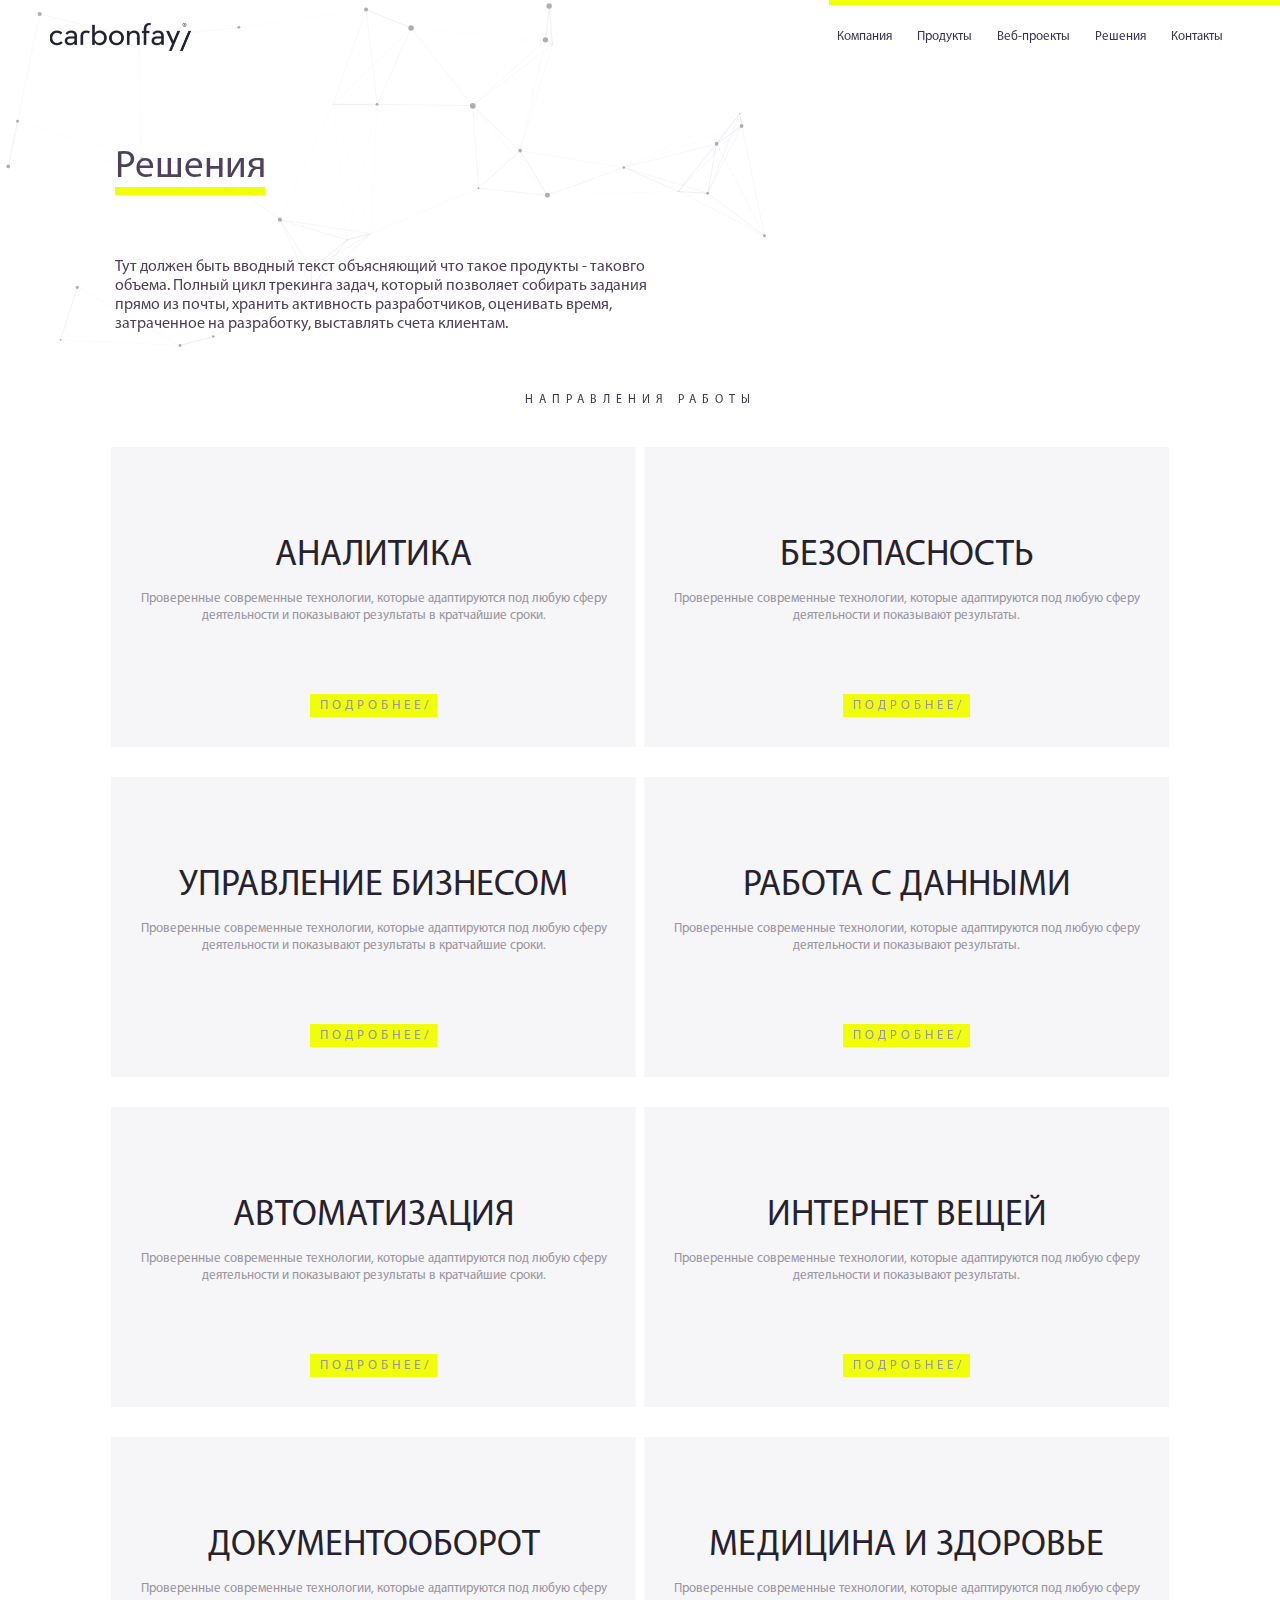
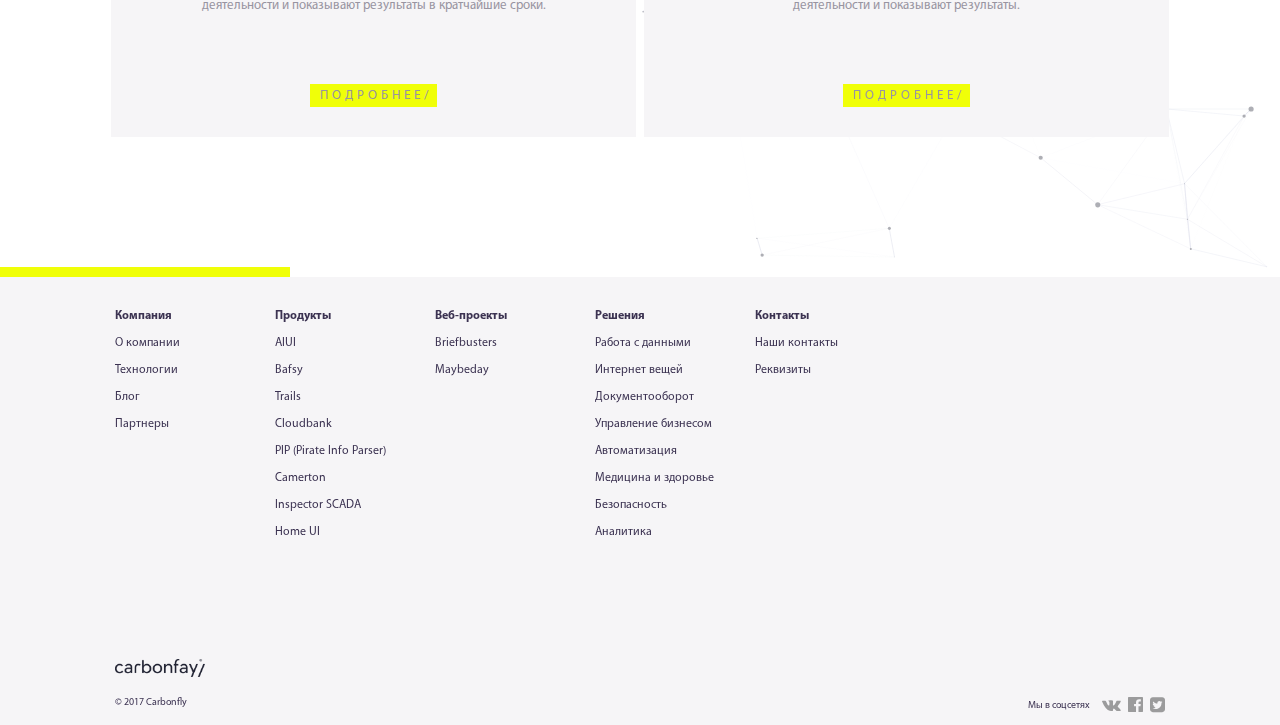
<file: solutions.html>
<!DOCTYPE html>
<html lang="ru">
	<head>
		<meta charset="utf-8">
		<meta name="format-detection" content="telephone=no"/>
		<meta name="viewport" content="width=device-width, initial-scale=1">
		<title></title>
		<link rel="stylesheet" href="css/all.css">
		<!--[if IE]><script src="https://cdnjs.cloudflare.com/ajax/libs/html5shiv/3.7.3/html5shiv.js"></script><![endif]-->
	</head>
	<body>
		<div id="wrapper">
			<header>
					<strong class="logo"><a href="#"></a></strong>
					<nav>
						<ul>
							<li><a href="#">Компания</a></li>
							<li><a href="#">Продукты</a></li>
							<li><a href="#">Веб-проекты</a></li>
							<li><a href="#">Решения</a></li>
							<li><a href="#">Контакты</a></li>
						</ul>
						<div class="burger_menu">
							<span></span>
						</div>
					</nav>
				
				<div id="particles-header-js"></div>
			</header>
			<main>
				<div class="center">
					<div class="inner_nav_wrapper">
						<h3><a href="#">Решения</a></h3>
					</div>
					<p class="info_text_holder">
						Тут должен быть вводный текст объясняющий что такое продукты - таковго объема. Полный цикл трекинга задач, который позволяет собирать задания прямо из почты, хранить активность разработчиков, оценивать время, затраченное на разработку, выставлять счета клиентам.
					</p>
					<div class="directions_wrapper">
						<div class="title_wrapper">НАПРАВЛЕНИЯ РАБОТЫ</div>
						<ul class="directions_list">
							<li>
								<a href="#" class="directions_list_block">
									<strong>АНАЛИТИКА</strong>
									<span class="p">Проверенные современные технологии, которые адаптируются под любую сферу деятельности и показывают результаты в кратчайшие сроки.</p>
									<span class="directions_list_more">
										<span>ПОДРОБНЕЕ/</span>
									</span>
								</a>
							</li>
							<li>
								<a href="#" class="directions_list_block">
									<strong>БЕЗОПАСНОСТЬ</strong>
									<span class="p">Проверенные современные технологии, которые адаптируются под любую сферу деятельности и показывают результаты.</p>
									<span class="directions_list_more">
										<span>ПОДРОБНЕЕ/</span>
									</span>
								</a>
							</li>
							<li>
								<a href="#" class="directions_list_block">
									<strong>УПРАВЛЕНИЕ БИЗНЕСОМ</strong>
									<span class="p">Проверенные современные технологии, которые адаптируются под любую сферу деятельности и показывают результаты в кратчайшие сроки.</p>
									<span class="directions_list_more">
										<span>ПОДРОБНЕЕ/</span>
									</span>
								</a>
							</li>
							<li>
								<a href="#" class="directions_list_block">
									<strong>РАБОТА С ДАННЫМИ</strong>
									<span class="p">Проверенные современные технологии, которые адаптируются под любую сферу деятельности и показывают результаты.</p>
									<span class="directions_list_more">
										<span>ПОДРОБНЕЕ/</span>
									</span>
								</a>
							</li>
							<li>
								<a href="#" class="directions_list_block">
									<strong>АВТОМАТИЗАЦИЯ</strong>
									<span class="p">Проверенные современные технологии, которые адаптируются под любую сферу деятельности и показывают результаты в кратчайшие сроки.</p>
									<span class="directions_list_more">
										<span>ПОДРОБНЕЕ/</span>
									</span>
								</a>
							</li>
							<li>
								<a href="#" class="directions_list_block">
									<strong>ИНТЕРНЕТ ВЕЩЕЙ</strong>
									<span class="p">Проверенные современные технологии, которые адаптируются под любую сферу деятельности и показывают результаты.</p>
									<span class="directions_list_more">
										<span>ПОДРОБНЕЕ/</span>
									</span>
								</a>
							</li>
							<li>
								<a href="#" class="directions_list_block">
									<strong>ДОКУМЕНТООБОРОТ</strong>
									<span class="p">Проверенные современные технологии, которые адаптируются под любую сферу деятельности и показывают результаты в кратчайшие сроки.</p>
									<span class="directions_list_more">
										<span>ПОДРОБНЕЕ/</span>
									</span>
								</a>
							</li>
							<li>
								<a href="#" class="directions_list_block">
									<strong>МЕДИЦИНА И ЗДОРОВЬЕ</strong>
									<span class="p">Проверенные современные технологии, которые адаптируются под любую сферу деятельности и показывают результаты.</p>
									<span class="directions_list_more">
										<span>ПОДРОБНЕЕ/</span>
									</span>
								</a>
							</li>
						</ul>
					</div>
				</div>
				<div id="particles-js-2"></div>
			</main>
			<footer>
				<div class="center">
					<nav>
						<ul>
							<li>
								<span>Компания</span>
								<ul>
									<li><a href="#">О компании</a></li>
									<li><a href="#">Технологии</a></li>
									<li><a href="#">Блог</a></li>
									<li><a href="#">Партнеры</a></li>
								</ul>
							</li>
							<li>
								<span>Продукты</span>
								<ul>
									<li><a href="#">AIUI</a></li>
									<li><a href="#">Bafsy</a></li>
									<li><a href="#">Trails</a></li>
									<li><a href="#">Cloudbank</a></li>
									<li><a href="#">PIP (Pirate Info Parser)</a></li>
									<li><a href="#">Camerton</a></li>
									<li><a href="#">Inspector SCADA</a></li>
									<li><a href="#">Home UI</a></li>
								</ul>
							</li>
							<li>
								<span>Веб-проекты</span>
								<ul>
									<li><a href="#">Briefbusters</a></li>
									<li><a href="#">Maybeday</a></li>
								</ul>
							</li>
							<li>
								<span>Решения</span>
								<ul>
									<li><a href="#">Работа с данными</a></li>
									<li><a href="#">Интернет вещей</a></li>
									<li><a href="#">Документооборот</a></li>
									<li><a href="#">Управление бизнесом</a></li>
									<li><a href="#">Автоматизация</a></li>
									<li><a href="#">Медицина и здоровье</a></li>
									<li><a href="#">Безопасность</a></li>
									<li><a href="#">Аналитика</a></li>
								</ul>
							</li>
							<li>
								<span>Контакты</span>
								<ul>
									<li><a href="#">Наши контакты</a></li>
									<li><a href="#">Реквизиты</a></li>
								</ul>
							</li>
						</ul>
					</nav>
					<div class="footer_logo"></div>
					<div class="soc_copy_holder">
						<div class="copy">&copy; 2017 Carbonfly</div>
						<div class="soc_block">
							<span>Мы в соцсетях</span>
							<ul class="soc_list">
								<li><a href="#"><i class="fa fa-vk" aria-hidden="true"></i></a></li>
								<li><a href="#"><i class="fa fa-facebook-official" aria-hidden="true"></i></a></li>
								<li><a href="#"><i class="fa fa-twitter-square" aria-hidden="true"></i></a></li>
							</ul>
						</div>
					</div>
				</div>
			</footer>
		</div>
		<script src="js/jquery-3.2.1.min.js"></script>
		<script src="js/slick.min.js"></script>
		<script src="js/jquery.matchHeight.js"></script>
		<script src="js/particles.min.js"></script>
		<script src="js/device.min.js"></script>
		<script src="js/jquery.main.js"></script>
	</body>
</html>
</file>
<file: css/all.css>
@import url("font-awesome.min.css");
@import url("slick.css");
@import url("style.css");
@import url("media.css")
</file>
